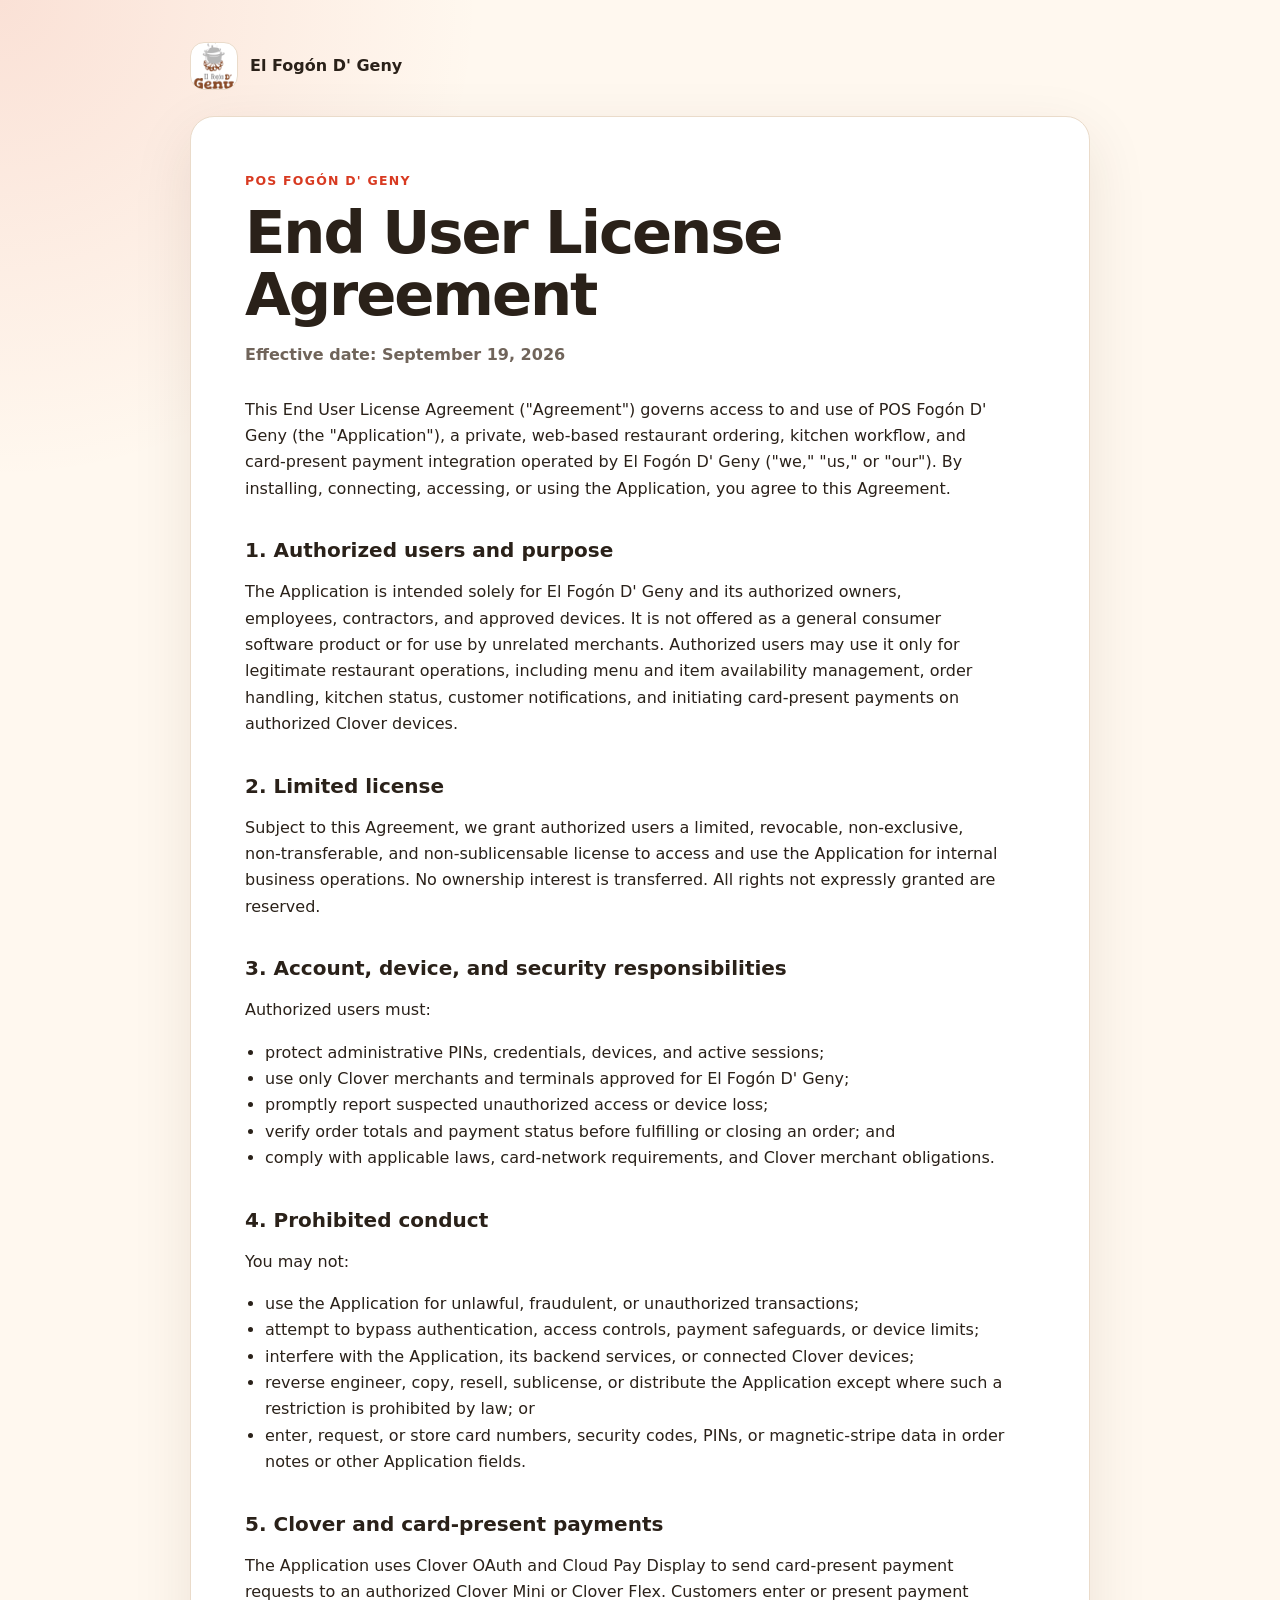
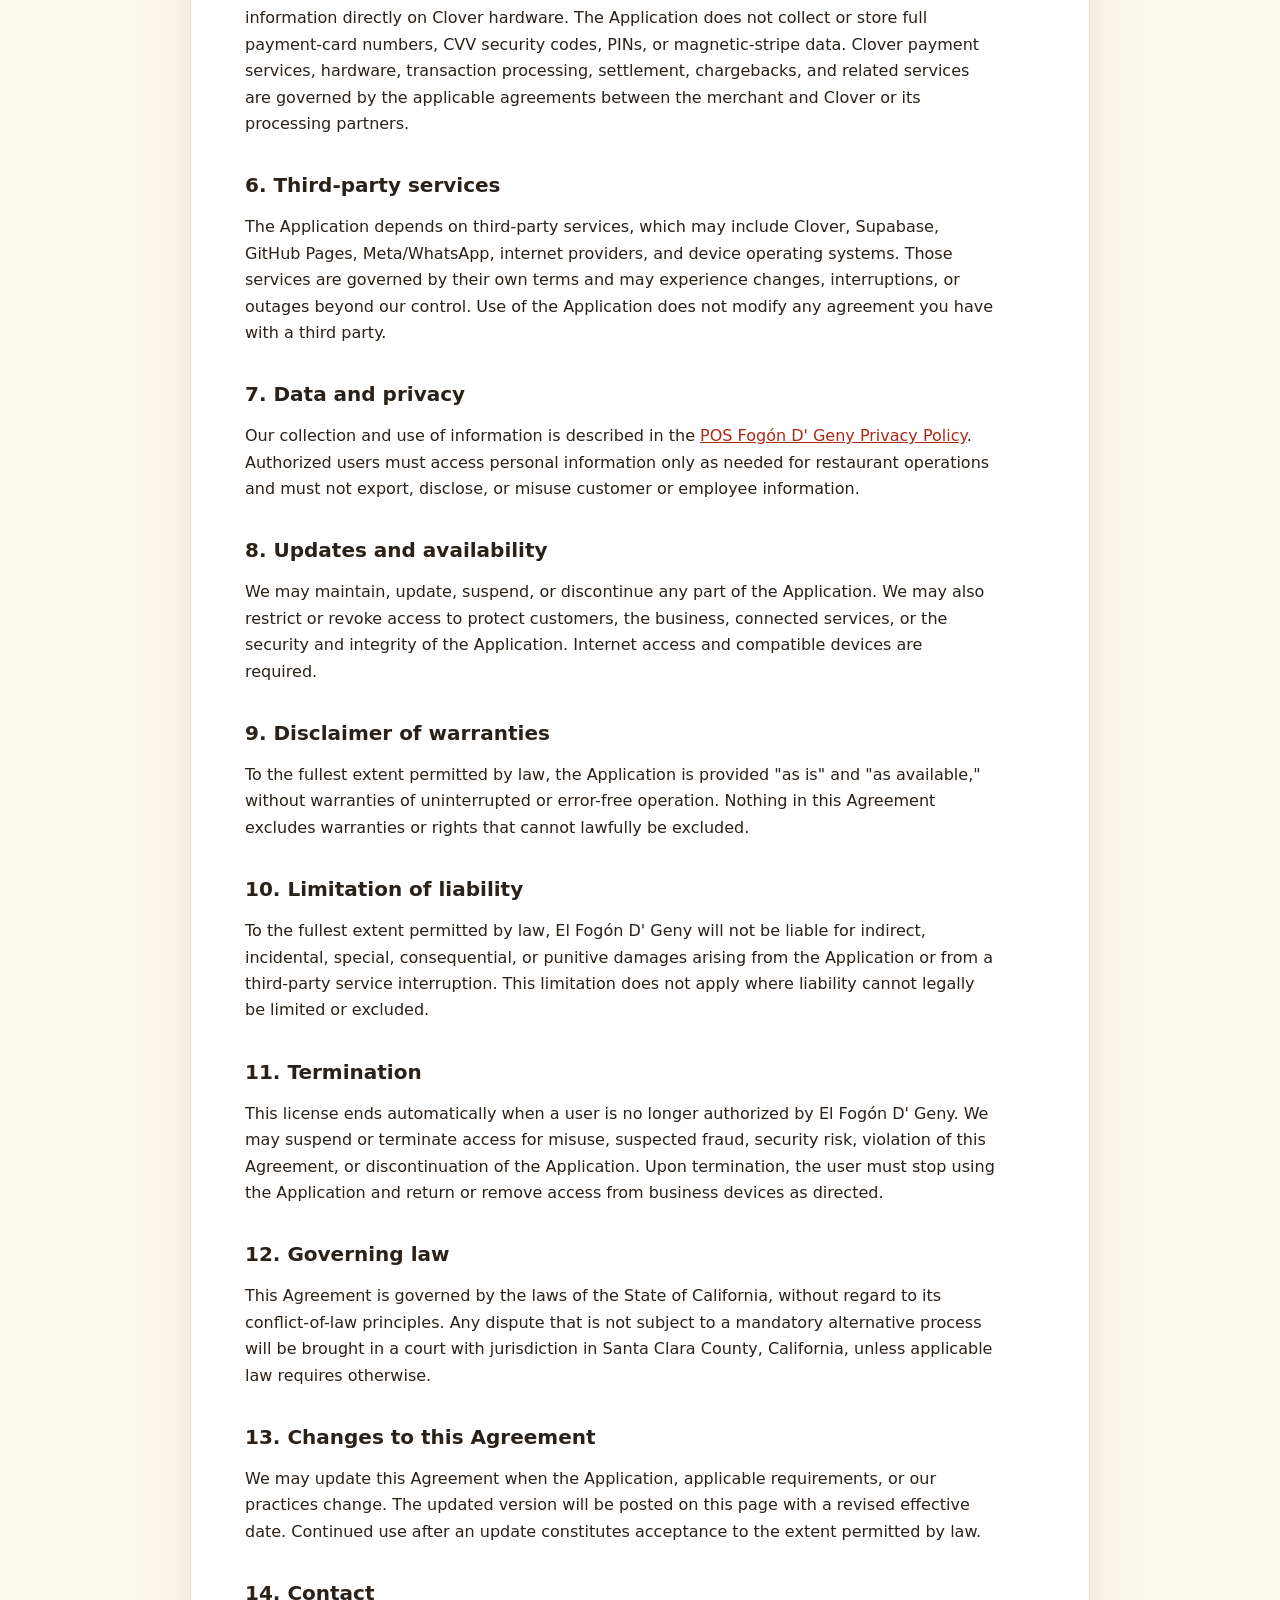
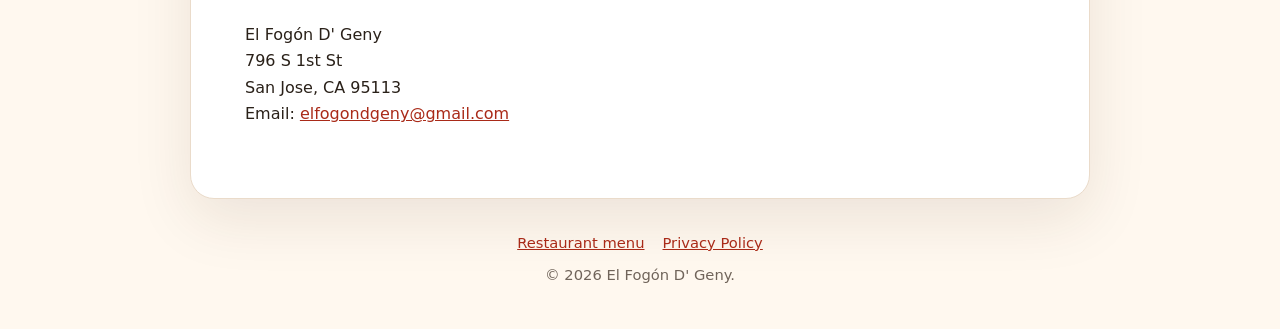
<file: eula.html>
<!doctype html>
<html lang="en">
<head>
  <meta charset="utf-8">
  <meta name="viewport" content="width=device-width, initial-scale=1">
  <meta name="theme-color" content="#fff8ef">
  <meta name="robots" content="index, follow">
  <title>End User License Agreement | POS Fogón D' Geny</title>
  <meta name="description" content="End User License Agreement for the private POS Fogón D' Geny restaurant ordering and Clover payment application.">
  <link rel="canonical" href="https://el-fongo-geny.github.io/el-fongon-dgeny/eula.html">
  <style>
    :root {
      color-scheme: light;
      font-family: Inter, ui-sans-serif, system-ui, -apple-system, BlinkMacSystemFont, "Segoe UI", sans-serif;
      --bg: #fff8ef;
      --surface: #ffffff;
      --ink: #2a2119;
      --muted: #70645a;
      --line: #eadbca;
      --accent: #d83a21;
      --accent-dark: #a92a18;
    }

    * { box-sizing: border-box; }

    body {
      margin: 0;
      min-height: 100vh;
      background:
        radial-gradient(circle at top left, rgba(216, 58, 33, 0.12), transparent 30rem),
        var(--bg);
      color: var(--ink);
      line-height: 1.65;
    }

    header,
    main,
    footer {
      width: min(900px, calc(100% - 32px));
      margin-inline: auto;
    }

    header { padding: 42px 0 18px; }

    .brand {
      display: inline-flex;
      align-items: center;
      gap: 12px;
      color: inherit;
      text-decoration: none;
      font-weight: 900;
    }

    .brand img {
      width: 48px;
      height: 48px;
      border-radius: 14px;
      object-fit: cover;
      background: var(--surface);
      border: 1px solid var(--line);
    }

    main {
      margin-bottom: 32px;
      padding: clamp(24px, 5vw, 54px);
      background: var(--surface);
      border: 1px solid var(--line);
      border-radius: 24px;
      box-shadow: 0 20px 60px rgba(64, 36, 19, 0.10);
    }

    h1 {
      margin: 0 0 8px;
      font-size: clamp(2rem, 6vw, 3.7rem);
      line-height: 1.05;
      letter-spacing: -0.035em;
    }

    h2 {
      margin: 36px 0 10px;
      font-size: 1.25rem;
      line-height: 1.25;
    }

    p, li { max-width: 74ch; }
    ul { padding-left: 1.25rem; }

    .eyebrow {
      margin: 0 0 10px;
      color: var(--accent);
      font-size: 0.78rem;
      font-weight: 900;
      letter-spacing: 0.1em;
      text-transform: uppercase;
    }

    .effective {
      margin-bottom: 28px;
      color: var(--muted);
      font-weight: 700;
    }

    a { color: var(--accent-dark); }

    footer {
      padding: 0 0 42px;
      color: var(--muted);
      font-size: 0.92rem;
      text-align: center;
    }

    .footer-links {
      display: flex;
      justify-content: center;
      gap: 18px;
      flex-wrap: wrap;
      margin-bottom: 8px;
    }

    @media print {
      body { background: #fff; }
      header { padding-top: 12px; }
      main { width: 100%; border: 0; box-shadow: none; padding: 0; }
      footer { width: 100%; }
    }
  </style>
</head>
<body>
  <header>
    <a class="brand" href="./" aria-label="Return to El Fogón D' Geny">
      <img src="assets/images/logo.png" alt="" onerror="this.hidden=true">
      <span>El Fogón D' Geny</span>
    </a>
  </header>

  <main>
    <p class="eyebrow">POS Fogón D' Geny</p>
    <h1>End User License Agreement</h1>
    <p class="effective">Effective date: September 19, 2026</p>

    <p>
      This End User License Agreement ("Agreement") governs access to and use of POS Fogón D' Geny
      (the "Application"), a private, web-based restaurant ordering, kitchen workflow, and
      card-present payment integration operated by El Fogón D' Geny ("we," "us," or "our"). By
      installing, connecting, accessing, or using the Application, you agree to this Agreement.
    </p>

    <h2>1. Authorized users and purpose</h2>
    <p>
      The Application is intended solely for El Fogón D' Geny and its authorized owners, employees,
      contractors, and approved devices. It is not offered as a general consumer software product or
      for use by unrelated merchants. Authorized users may use it only for legitimate restaurant
      operations, including menu and item availability management, order handling, kitchen status,
      customer notifications, and initiating card-present payments on authorized Clover devices.
    </p>

    <h2>2. Limited license</h2>
    <p>
      Subject to this Agreement, we grant authorized users a limited, revocable, non-exclusive,
      non-transferable, and non-sublicensable license to access and use the Application for internal
      business operations. No ownership interest is transferred. All rights not expressly granted
      are reserved.
    </p>

    <h2>3. Account, device, and security responsibilities</h2>
    <p>Authorized users must:</p>
    <ul>
      <li>protect administrative PINs, credentials, devices, and active sessions;</li>
      <li>use only Clover merchants and terminals approved for El Fogón D' Geny;</li>
      <li>promptly report suspected unauthorized access or device loss;</li>
      <li>verify order totals and payment status before fulfilling or closing an order; and</li>
      <li>comply with applicable laws, card-network requirements, and Clover merchant obligations.</li>
    </ul>

    <h2>4. Prohibited conduct</h2>
    <p>You may not:</p>
    <ul>
      <li>use the Application for unlawful, fraudulent, or unauthorized transactions;</li>
      <li>attempt to bypass authentication, access controls, payment safeguards, or device limits;</li>
      <li>interfere with the Application, its backend services, or connected Clover devices;</li>
      <li>reverse engineer, copy, resell, sublicense, or distribute the Application except where such a restriction is prohibited by law; or</li>
      <li>enter, request, or store card numbers, security codes, PINs, or magnetic-stripe data in order notes or other Application fields.</li>
    </ul>

    <h2>5. Clover and card-present payments</h2>
    <p>
      The Application uses Clover OAuth and Cloud Pay Display to send card-present payment requests
      to an authorized Clover Mini or Clover Flex. Customers enter or present payment information
      directly on Clover hardware. The Application does not collect or store full payment-card
      numbers, CVV security codes, PINs, or magnetic-stripe data. Clover payment services, hardware,
      transaction processing, settlement, chargebacks, and related services are governed by the
      applicable agreements between the merchant and Clover or its processing partners.
    </p>

    <h2>6. Third-party services</h2>
    <p>
      The Application depends on third-party services, which may include Clover, Supabase, GitHub
      Pages, Meta/WhatsApp, internet providers, and device operating systems. Those services are
      governed by their own terms and may experience changes, interruptions, or outages beyond our
      control. Use of the Application does not modify any agreement you have with a third party.
    </p>

    <h2>7. Data and privacy</h2>
    <p>
      Our collection and use of information is described in the
      <a href="privacy.html">POS Fogón D' Geny Privacy Policy</a>. Authorized users must access
      personal information only as needed for restaurant operations and must not export, disclose,
      or misuse customer or employee information.
    </p>

    <h2>8. Updates and availability</h2>
    <p>
      We may maintain, update, suspend, or discontinue any part of the Application. We may also
      restrict or revoke access to protect customers, the business, connected services, or the
      security and integrity of the Application. Internet access and compatible devices are required.
    </p>

    <h2>9. Disclaimer of warranties</h2>
    <p>
      To the fullest extent permitted by law, the Application is provided "as is" and "as
      available," without warranties of uninterrupted or error-free operation. Nothing in this
      Agreement excludes warranties or rights that cannot lawfully be excluded.
    </p>

    <h2>10. Limitation of liability</h2>
    <p>
      To the fullest extent permitted by law, El Fogón D' Geny will not be liable for indirect,
      incidental, special, consequential, or punitive damages arising from the Application or from a
      third-party service interruption. This limitation does not apply where liability cannot legally
      be limited or excluded.
    </p>

    <h2>11. Termination</h2>
    <p>
      This license ends automatically when a user is no longer authorized by El Fogón D' Geny. We
      may suspend or terminate access for misuse, suspected fraud, security risk, violation of this
      Agreement, or discontinuation of the Application. Upon termination, the user must stop using
      the Application and return or remove access from business devices as directed.
    </p>

    <h2>12. Governing law</h2>
    <p>
      This Agreement is governed by the laws of the State of California, without regard to its
      conflict-of-law principles. Any dispute that is not subject to a mandatory alternative process
      will be brought in a court with jurisdiction in Santa Clara County, California, unless
      applicable law requires otherwise.
    </p>

    <h2>13. Changes to this Agreement</h2>
    <p>
      We may update this Agreement when the Application, applicable requirements, or our practices
      change. The updated version will be posted on this page with a revised effective date.
      Continued use after an update constitutes acceptance to the extent permitted by law.
    </p>

    <h2>14. Contact</h2>
    <p>
      El Fogón D' Geny<br>
      796 S 1st St<br>
      San Jose, CA 95113<br>
      Email: <a href="mailto:elfogondgeny@gmail.com">elfogondgeny@gmail.com</a>
    </p>
  </main>

  <footer>
    <div class="footer-links">
      <a href="./">Restaurant menu</a>
      <a href="privacy.html">Privacy Policy</a>
    </div>
    <span>&copy; 2026 El Fogón D' Geny.</span>
  </footer>
</body>
</html>
</file>
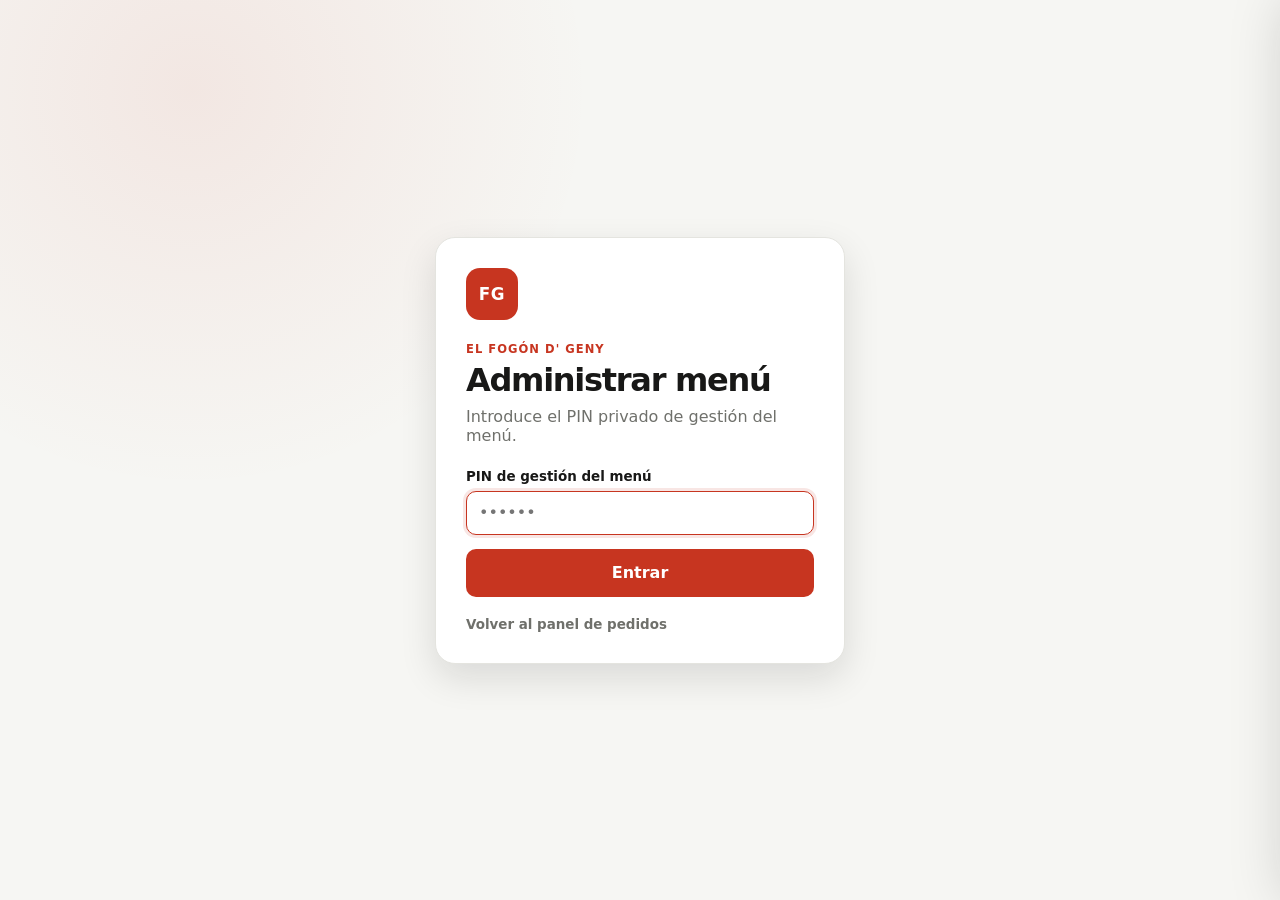
<file: menu-admin.html>
<!doctype html>
<html lang="es">
<head>
  <meta charset="utf-8">
  <meta name="robots" content="noindex, nofollow, noarchive">
  <meta name="viewport" content="width=device-width, initial-scale=1, viewport-fit=cover">
  <meta name="theme-color" content="#f6f6f3">
  <title>Gestor del menú | El Fogón D' Geny</title>
  <link rel="stylesheet" href="menu-admin.css?v=105-multi-clover">
</head>
<body>
  <main id="loginScreen" class="login-screen">
    <section class="login-card" aria-labelledby="loginTitle">
      <div class="brand-mark" aria-hidden="true">FG</div>
      <p class="eyebrow">El Fogón D' Geny</p>
      <h1 id="loginTitle">Administrar menú</h1>
      <p class="login-copy">Introduce el PIN privado de gestión del menú.</p>
      <form id="loginForm" class="login-form">
        <label class="field">
          <span>PIN de gestión del menú</span>
          <input id="pinInput" type="password" inputmode="numeric" autocomplete="off" placeholder="••••••" required>
        </label>
        <button id="loginButton" class="button button-primary button-large" type="submit">Entrar</button>
        <p id="loginError" class="form-error" hidden></p>
      </form>
      <a class="quiet-link" href="admin.html">Volver al panel de pedidos</a>
    </section>
  </main>

  <div id="appShell" class="app-shell" hidden>
    <aside class="sidebar">
      <div class="sidebar-brand">
        <div class="brand-mark brand-mark-small" aria-hidden="true">FG</div>
        <div><strong>El Fogón D' Geny</strong><span>Administración</span></div>
      </div>

      <nav class="sidebar-nav" aria-label="Secciones">
        <button class="nav-item active" type="button" data-view="products">
          <svg viewBox="0 0 24 24" aria-hidden="true"><path d="M4 5h16v14H4zM8 9h8M8 13h5"/></svg>
          <span>Productos</span>
        </button>
        <button class="nav-item" type="button" data-view="categories">
          <svg viewBox="0 0 24 24" aria-hidden="true"><path d="M4 4h6v6H4zM14 4h6v6h-6zM4 14h6v6H4zM14 14h6v6h-6z"/></svg>
          <span>Categorías</span>
        </button>
        <button class="nav-item" type="button" data-view="availability-items">
          <svg viewBox="0 0 24 24" aria-hidden="true"><path d="M5 6h14M5 12h14M5 18h14M8 4v4M16 10v4M11 16v4"/></svg>
          <span>Inventario</span>
        </button>
        <button class="nav-item" type="button" data-view="business">
          <svg viewBox="0 0 24 24" aria-hidden="true"><path d="M4 10h16M6 10v10h12V10M8 10V6h8v4M9 14h6M9 17h4"/></svg>
          <span>Datos del menú</span>
        </button>
        <button class="nav-item" type="button" data-view="security">
          <svg viewBox="0 0 24 24" aria-hidden="true"><path d="M12 3l7 3v5c0 4.6-2.8 8.2-7 10-4.2-1.8-7-5.4-7-10V6l7-3zM9 12l2 2 4-4"/></svg>
          <span>Seguridad</span>
        </button>
      </nav>

      <div class="sidebar-footer">
        <a class="sidebar-link" href="admin.html">
          <svg viewBox="0 0 24 24" aria-hidden="true"><path d="M9 18l-6-6 6-6M3 12h14M17 5h4v14h-4"/></svg>
          <span>Pedidos y cocina</span>
        </a>
        <button id="logoutButton" class="sidebar-link" type="button">
          <svg viewBox="0 0 24 24" aria-hidden="true"><path d="M15 18l6-6-6-6M21 12H7M7 5H3v14h4"/></svg>
          <span>Cerrar sesión</span>
        </button>
      </div>
    </aside>

    <main class="workspace">
      <header class="topbar">
        <button id="mobileMenuButton" class="icon-button mobile-menu-button" type="button" aria-label="Abrir navegación">
          <svg viewBox="0 0 24 24" aria-hidden="true"><path d="M4 7h16M4 12h16M4 17h16"/></svg>
        </button>
        <div class="topbar-title">
          <p class="eyebrow">Administración del negocio</p>
          <h1 id="pageTitle">Productos</h1>
        </div>
        <div class="topbar-actions">
          <span id="syncStatus" class="sync-status"><span class="sync-dot"></span><span>Todo guardado</span></span>
          <button id="refreshButton" class="button button-secondary" type="button">Actualizar</button>
          <button id="addProductButton" class="button button-primary" type="button">Nuevo producto</button>
        </div>
      </header>

      <div id="toastRegion" class="toast-region" aria-live="polite" aria-atomic="true"></div>

      <section id="productsView" class="view">
        <div class="summary-grid">
          <article class="summary-card"><span>Total de productos</span><strong id="totalProducts">0</strong></article>
          <article class="summary-card"><span>Visibles</span><strong id="visibleProducts">0</strong></article>
          <article class="summary-card"><span>Ocultos</span><strong id="hiddenProducts">0</strong></article>
        </div>

        <section class="content-card">
          <div class="toolbar">
            <label class="search-box" for="productSearch">
              <svg viewBox="0 0 24 24" aria-hidden="true"><circle cx="11" cy="11" r="7"/><path d="M20 20l-4-4"/></svg>
              <input id="productSearch" type="search" placeholder="Buscar por nombre o descripción…">
            </label>
            <select id="categoryFilter" class="select-control" aria-label="Filtrar por categoría">
              <option value="all">Todas las categorías</option>
            </select>
            <select id="statusFilter" class="select-control" aria-label="Filtrar por estado">
              <option value="all">Todos los estados</option>
              <option value="visible">Visibles</option>
              <option value="hidden">Ocultos</option>
              <option value="inactive">Inactivos</option>
            </select>
            <button id="clearFiltersButton" class="button button-quiet" type="button">Limpiar filtros</button>
          </div>

          <div class="table-wrap">
            <table class="data-table">
              <thead>
                <tr><th>Producto</th><th>Categoría</th><th>Precio</th><th>Estado</th><th class="align-right">Acciones</th></tr>
              </thead>
              <tbody id="productTableBody"></tbody>
            </table>
          </div>

          <div id="productEmptyState" class="empty-state" hidden>
            <div class="empty-icon" aria-hidden="true">⌕</div>
            <h2>No encontramos productos</h2>
            <p>Cambia los filtros o crea un producto nuevo.</p>
            <button class="button button-primary" type="button" data-create-product>Crear producto</button>
          </div>
        </section>
      </section>

      <section id="categoriesView" class="view" hidden>
        <section class="content-card">
          <div class="section-heading">
            <div>
              <p class="eyebrow">Organización</p>
              <h2>Categorías del menú</h2>
              <p>Edita nombres, orden y estado.</p>
            </div>
          </div>
          <div id="categoryList" class="category-list"></div>
        </section>
      </section>

      <section id="availabilityItemsView" class="view" hidden>
        <section class="content-card">
          <div class="section-heading management-heading">
            <div>
              <p class="eyebrow">Inventario</p>
              <h2>Artículos del inventario</h2>
              <p>Añade, modifica, ordena o elimina los elementos que aparecen en Inventario.</p>
            </div>
            <button id="newAvailabilityItemButton" class="button button-primary" type="button">Nuevo artículo</button>
          </div>

          <form id="availabilityItemForm" class="management-form" hidden>
            <input id="availabilityItemOriginalId" type="hidden">
            <div class="form-grid">
              <label class="field">
                <span>Nombre en español *</span>
                <input id="availabilityItemNameEs" type="text" maxlength="160" required>
              </label>
              
              <label class="field"><span>Grupo</span><select id="availabilityItemGroupSelect"></select></label>
<label id="availabilityNewGroupField" class="field" hidden><span>Nombre del nuevo grupo</span><input id="availabilityItemNewGroup" type="text" maxlength="100" placeholder="Ejemplo: Bebidas"></label>
              <label class="field">
                <span>Orden</span>
                <input id="availabilityItemSort" type="number" min="0" step="1" value="0">
              </label>
            </div>
            <label class="switch-row modal-switch">
              <span><strong>Artículo activo</strong><small>Si está inactivo no aparecerá en Inventario.</small></span>
              <input id="availabilityItemActive" type="checkbox" checked>
              <span class="switch-control" aria-hidden="true"></span>
            </label>
            <div class="management-form-actions">
              <button id="cancelAvailabilityItemButton" class="button button-secondary" type="button">Cancelar</button>
              <button class="button button-primary" type="submit">Guardar elemento</button>
            </div>
          </form>

          <label class="search-box management-search" for="availabilityItemSearch">
            <svg viewBox="0 0 24 24" aria-hidden="true"><circle cx="11" cy="11" r="7"/><path d="M20 20l-4-4"/></svg>
            <input id="availabilityItemSearch" type="search" placeholder="Buscar artículo del inventario…">
          </label>

          <div id="availabilityItemsList" class="management-list"></div>
        </section>
      </section>

      <section id="businessView" class="view" hidden>
        <section class="content-card">
          <div class="section-heading">
            <div>
              <p class="eyebrow">Menú público</p>
              <h2>Información del negocio y textos</h2>
              <p>Cambia el título del menú y los datos informativos que aparecen al final de la página.</p>
            </div>
          </div>

          <form id="businessSettingsForm" class="business-settings-form">

<section class="tax-settings-card" aria-labelledby="taxSettingsTitle">
              <div class="tax-settings-copy">
                <p class="eyebrow">Impuestos de venta</p>
                <h3 id="taxSettingsTitle">Impuestos del pedido web</h3>
                <p>Actívalos cuando este menú deba calcular el impuesto. Déjalos desactivados cuando Clover vaya a calcularlo al cobrar, para evitar duplicarlo.</p>
              </div>

              <label class="switch-row tax-master-switch">
                <span>
                  <strong>Aplicar impuestos en el menú web</strong>
                  <small id="taxEnabledStatus">Desactivado</small>
                </span>
                <input id="businessTaxEnabled" type="checkbox">
                <span class="switch-control" aria-hidden="true"></span>
              </label>

              <div id="taxRateFields" class="tax-rate-fields" hidden>
                <label class="field">
                  <span>Tasa de impuesto (%)</span>
                  <input id="businessTaxRate" type="number" min="0" max="20" step="0.001" inputmode="decimal" value="10.000">
                  <small>San José: 10.000% desde el 1 de julio de 2026.</small>
                </label>

                <label class="switch-row">
                  <span>
                    <strong>Aplicar solo a productos marcados como gravables</strong>
                    <small>Respeta el interruptor “Aplicar impuestos” de cada producto.</small>
                  </span>
                  <input id="businessTaxOnlyTaxable" type="checkbox" checked>
                  <span class="switch-control" aria-hidden="true"></span>
                </label>
              </div>
            </section>


            <section class="business-language-card" aria-labelledby="businessTranslationsTitle">
              <div class="section-heading compact-heading">
                <div>
                  <p class="eyebrow">Textos del menú</p>
                  <h3 id="businessTranslationsTitle">Contenido por idioma</h3>
                  <p>
                    Edita Español e Inglés por separado. El menú público mostrará automáticamente
                    el texto correspondiente al idioma elegido por el cliente.
                  </p>
                </div>
              </div>

              <div class="business-language-tabs" role="tablist" aria-label="Idioma de los textos">
                <button class="business-language-tab active" type="button" data-business-language="es" aria-selected="true">Español</button>
                <button class="business-language-tab" type="button" data-business-language="en" aria-selected="false">English</button>
              </div>

              <div class="business-language-panel" data-business-language-panel="es">
                <div class="form-grid">
                  <label class="field">
                    <span>Título principal</span>
                    <input id="businessMenuTitleEs" type="text" maxlength="120" placeholder="Haz tu pedido">
                  </label>
                  <label class="field">
                    <span>Subtítulo</span>
                    <input id="businessMenuSubtitleEs" type="text" maxlength="220">
                  </label>
                </div>

                <div class="form-grid form-grid-textarea">
                  <label class="field">
                    <span>Título inferior</span>
                    <input id="businessFooterTitleEs" type="text" maxlength="220">
                  </label>
                  <label class="field">
                    <span>Dirección</span>
                    <input id="businessAddressEs" type="text" maxlength="260">
                  </label>
                  <label class="field">
                    <span>Primer texto informativo</span>
                    <textarea id="businessFooterParagraph1Es" rows="4" maxlength="1600"></textarea>
                  </label>
                  <label class="field">
                    <span>Segundo texto informativo</span>
                    <textarea id="businessFooterParagraph2Es" rows="4" maxlength="1600"></textarea>
                  </label>
                </div>

                <label class="field">
                  <span>Texto del enlace de ubicación</span>
                  <input id="businessMapsLabelEs" type="text" maxlength="160">
                </label>
              </div>

              <div class="business-language-panel" data-business-language-panel="en" hidden>
                <div class="form-grid">
                  <label class="field">
                    <span>Main title</span>
                    <input id="businessMenuTitleEn" type="text" maxlength="120" placeholder="Order here">
                  </label>
                  <label class="field">
                    <span>Subtitle</span>
                    <input id="businessMenuSubtitleEn" type="text" maxlength="220">
                  </label>
                </div>

                <div class="form-grid form-grid-textarea">
                  <label class="field">
                    <span>Footer title</span>
                    <input id="businessFooterTitleEn" type="text" maxlength="220">
                  </label>
                  <label class="field">
                    <span>Address</span>
                    <input id="businessAddressEn" type="text" maxlength="260">
                  </label>
                  <label class="field">
                    <span>First information text</span>
                    <textarea id="businessFooterParagraph1En" rows="4" maxlength="1600"></textarea>
                  </label>
                  <label class="field">
                    <span>Second information text</span>
                    <textarea id="businessFooterParagraph2En" rows="4" maxlength="1600"></textarea>
                  </label>
                </div>

                <label class="field">
                  <span>Location link text</span>
                  <input id="businessMapsLabelEn" type="text" maxlength="160">
                </label>
              </div>

              <label class="field">
                <span>Enlace de Google Maps</span>
                <input id="businessMapsUrl" type="url" maxlength="1200">
                <small>La URL es la misma en todos los idiomas.</small>
              </label>
            </section>

            
            <section class="kiosk-settings-card" aria-labelledby="kioskSettingsTitle">
              <div class="kiosk-settings-copy">
                <p class="eyebrow">Cobros y kioscos</p>
                <h3 id="kioskSettingsTitle">Flujo de pago y kioscos</h3>
                <p>
                  El modo kiosco cobra con el Clover Flex asignado a cada pantalla antes de enviar el pedido a Cocina.
                  Puedes añadir nuevas pantallas sin editar SQL ni introducir datos técnicos de Clover.
                </p>
              </div>

              <label class="field">
                <span>Modo de cobro</span>
                <select id="businessCheckoutMode">
                  <option value="pay_before_kitchen">Kiosco: pagar antes de Cocina</option>
                  <option value="pay_at_counter">Respaldo: cobrar después en mostrador</option>
                </select>
              </label>

              <section class="employee-clover-card" aria-labelledby="employeeCloverTitle">
                <div class="employee-clover-toolbar">
                  <div class="employee-clover-copy">
                    <span class="eyebrow">Panel del empleado</span>
                    <h4 id="employeeCloverTitle">Clover del botón “Cobrar con Clover”</h4>
                    <p>
                      Estos dispositivos son independientes de los Clover asignados a los kioscos.
                      Si hay más de uno activo, el empleado podrá elegirlo antes de cobrar.
                    </p>
                  </div>
                  <button id="addEmployeeCloverButton" class="button button-primary" type="button">
                    + Añadir dispositivo Clover
                  </button>
                </div>

                <div id="employeeCloverTerminalsList" class="employee-clover-terminals-list"></div>

                <div id="employeeCloverForm" class="employee-clover-form">
                  <div class="employee-clover-editor-title">
                    <strong id="employeeCloverEditorTitle">Editar Clover de caja</strong>
                    <span id="employeeCloverDefaultBadge" class="employee-clover-default-badge">Predeterminado</span>
                  </div>

                  <input id="employeeCloverTerminalId" type="hidden" value="employee-counter">

                  <label class="field">
                    <span>Nombre del dispositivo</span>
                    <input
                      id="employeeCloverDisplayName"
                      type="text"
                      maxlength="80"
                      autocomplete="off"
                      placeholder="Ej. Clover mostrador principal"
                    >
                    <small>Este nombre aparecerá al empleado al pulsar “Cobrar con Clover”.</small>
                  </label>

                  <label class="field">
                    <span>Serial / Device ID del Clover</span>
                    <input
                      id="employeeCloverDeviceId"
                      type="text"
                      maxlength="64"
                      autocomplete="off"
                      placeholder="Ej. C012UQ12345678"
                    >
                    <small>
                      Es el serial físico del dispositivo Clover que recibirá el cobro.
                    </small>
                  </label>

                  <label class="switch-row employee-clover-switch">
                    <span>
                      <strong>Permitir cobros en este dispositivo</strong>
                      <small>Los dispositivos desactivados no aparecen al pulsar “Cobrar con Clover”.</small>
                    </span>
                    <input id="employeeCloverEnabled" type="checkbox">
                    <span class="switch-control" aria-hidden="true"></span>
                  </label>

                  <div class="employee-clover-footer">
                    <span id="employeeCloverStatus" class="employee-clover-status" role="status">
                      Cargando dispositivos…
                    </span>
                    <div class="employee-clover-editor-actions">
                      <button id="cancelEmployeeCloverButton" class="button button-secondary" type="button" hidden>
                        Cancelar
                      </button>
                      <button
                        id="saveEmployeeCloverButton"
                        class="button button-primary"
                        type="button"
                      >
                        Guardar dispositivo
                      </button>
                    </div>
                  </div>
                </div>
              </section>

              <div id="kioskConnectionFields" class="kiosk-connection-fields">
                <div class="kiosk-manager-toolbar">
                  <div>
                    <strong>Kioscos configurados</strong>
                    <p>Cada pantalla queda asociada a su propio Clover Flex y a sus formas de pago.</p>
                  </div>
                  <button id="addKioskButton" class="button button-primary" type="button">
                    + Añadir kiosco
                  </button>
                </div>

                <div id="kioskManagerStatus" class="kiosk-manager-status" role="status" aria-live="polite">
                  Cargando kioscos…
                </div>

                <div id="kioskDevicesList" class="kiosk-devices-list"></div>

                <label class="field kiosk-default-field">
                  <span>Kiosco predeterminado</span>
                  <select id="businessKioskId">
                    <option value="kiosk-01">kiosk-01</option>
                  </select>
                  <small>
                    Solo se utiliza cuando la URL no contiene <code>?kiosk=...</code>.
                    Cada pantalla instalada debe usar su URL propia.
                  </small>
                </label>

                <input id="businessKioskPaymentFunction" type="hidden" value="clover-kiosk-payment">

                <label class="switch-row">
                  <span>
                    <strong>Permitir efectivo como respaldo general</strong>
                    <small>Los kioscos pueden tener además su propia configuración de Tarjeta/Efectivo.</small>
                  </span>
                  <input id="businessAllowCashBackup" type="checkbox">
                  <span class="switch-control" aria-hidden="true"></span>
                </label>

                <div class="kiosk-status-box">
                  <span>Servicio de pago Clover</span>
                  <strong id="kioskPaymentServiceStatus">Sin comprobar</strong>
                  <button id="testKioskPaymentServiceButton" class="button button-secondary" type="button">
                    Comprobar servicio
                  </button>
                </div>

                <div class="kiosk-security-note">
                  <strong>Configuración protegida</strong>
                  <p>
                    RAID y Merchant ID no se muestran ni se envían al navegador. Supabase los aplica
                    automáticamente cuando se registra un nuevo Clover Flex.
                  </p>
                </div>
              </div>
            </section>

            <div class="business-settings-actions">
              <button id="resetBusinessSettingsButton" class="button button-secondary" type="button">Restaurar formulario</button>
              <button class="button button-primary" type="submit">Guardar información</button>
            </div>
          </form>
        </section>
      </section>

      <section id="securityView" class="view" hidden>
        <section class="content-card security-settings-card">
          <div class="section-heading">
            <div>
              <p class="eyebrow">Accesos</p>
              <h2>Seguridad</h2>
              <p>
                Cambia las contraseñas del panel de pedidos y de la gestión del menú.
                Las contraseñas originales permanecen guardadas en Supabase Secrets y
                pueden restaurarse en cualquier momento.
              </p>
            </div>
          </div>

          <div class="security-grid">
            <article class="security-access-card">
              <div class="security-access-heading">
                <div>
                  <span class="security-access-kicker">Panel de pedidos</span>
                  <h3>Contraseña del Admin Panel</h3>
                  <p>Es la contraseña utilizada para entrar a pedidos, cocina, cobros e inventario.</p>
                </div>
                <span id="adminPanelPinStatus" class="security-status-pill">Comprobando…</span>
              </div>

              <form id="adminPanelPinForm" class="security-pin-form">
                <label class="field">
                  <span>Nueva contraseña</span>
                  <input id="adminPanelNewPin" type="password" minlength="4" maxlength="64" autocomplete="new-password" required>
                </label>
                <label class="field">
                  <span>Confirmar nueva contraseña</span>
                  <input id="adminPanelConfirmPin" type="password" minlength="4" maxlength="64" autocomplete="new-password" required>
                </label>
                <div class="security-form-actions">
                  <button class="button button-primary" type="submit">Cambiar contraseña</button>
                  <button id="restoreAdminPanelPinButton" class="button button-secondary security-danger-button" type="button">
                    Restaurar contraseña original
                  </button>
                </div>
              </form>
            </article>

            <article class="security-access-card">
              <div class="security-access-heading">
                <div>
                  <span class="security-access-kicker">Gestión del menú</span>
                  <h3>Contraseña del Admin Menu</h3>
                  <p>Es la contraseña utilizada para entrar a esta página de gestión.</p>
                </div>
                <span id="menuAdminPinStatus" class="security-status-pill">Comprobando…</span>
              </div>

              <form id="menuAdminPinForm" class="security-pin-form">
                <label class="field">
                  <span>Nueva contraseña</span>
                  <input id="menuAdminNewPin" type="password" minlength="4" maxlength="64" autocomplete="new-password" required>
                </label>
                <label class="field">
                  <span>Confirmar nueva contraseña</span>
                  <input id="menuAdminConfirmPin" type="password" minlength="4" maxlength="64" autocomplete="new-password" required>
                </label>
                <div class="security-form-actions">
                  <button class="button button-primary" type="submit">Cambiar contraseña</button>
                  <button id="restoreMenuAdminPinButton" class="button button-secondary security-danger-button" type="button">
                    Restaurar contraseña original
                  </button>
                </div>
              </form>
            </article>
          </div>

          <div class="security-note">
            <strong>Importante:</strong>
            restaurar no muestra ni envía la contraseña original al navegador.
            Simplemente elimina la contraseña personalizada y vuelve a usar
            <code>ADMIN_PIN</code> o <code>MENU_ADMIN_PIN</code> guardados en Supabase.
          </div>
        </section>
      </section>
    </main>

    
    
    <div id="kioskPairingModal" class="modal" hidden>
      <div class="modal-backdrop" data-close-kiosk-pairing></div>
      <section class="modal-card kiosk-pairing-card" role="dialog" aria-modal="true" aria-labelledby="kioskPairingTitle">
        <div class="modal-heading">
          <div>
            <p class="eyebrow">Seguridad del dispositivo</p>
            <h2 id="kioskPairingTitle">Vincular kiosco</h2>
            <p>Introduce este código una sola vez en la pantalla Android.</p>
          </div>
          <button class="icon-button" type="button" data-close-kiosk-pairing aria-label="Cerrar">×</button>
        </div>

        <div class="kiosk-pairing-code" id="kioskPairingCode">--------</div>
        <p id="kioskPairingExpires">Caduca en 10 minutos.</p>

        <div class="security-note">
          El código es temporal y de un solo uso. La credencial permanente se genera
          dentro del dispositivo y nunca se guarda en GitHub.
        </div>

        <button class="button button-primary" type="button" data-close-kiosk-pairing>Entendido</button>
      </section>
    </div>

<div id="kioskEditorModal" class="modal" hidden>
      <div class="modal-backdrop" data-close-kiosk-editor></div>
      <section class="modal-card kiosk-editor-modal-card" role="dialog" aria-modal="true" aria-labelledby="kioskEditorTitle">
        <div class="modal-heading">
          <div>
            <p class="eyebrow">Pantalla y cobro</p>
            <h2 id="kioskEditorTitle">Añadir kiosco</h2>
            <p id="kioskEditorSubtitle">Asocia una pantalla Android a un Clover Flex.</p>
          </div>
          <button class="icon-button" type="button" data-close-kiosk-editor aria-label="Cerrar">×</button>
        </div>

        <form id="kioskEditorForm" class="kiosk-editor-form">
          <input id="kioskEditorId" type="hidden">

          <label class="field">
            <span>Nombre de la pantalla *</span>
            <input id="kioskDisplayName" type="text" maxlength="120" required placeholder="Ejemplo: Kiosco entrada">
            <small>Un nombre fácil de reconocer por el personal.</small>
          </label>

          <label class="field">
            <span>Serial del Clover Flex</span>
            <input id="kioskCloverSerial" type="text" maxlength="160" autocomplete="off" placeholder="Serial del dispositivo Clover Flex">
            <small>Solo es obligatorio si este kiosco acepta tarjeta.</small>
          </label>

          <fieldset class="kiosk-payment-methods">
            <legend>Formas de pago</legend>

            <label class="kiosk-payment-option">
              <input id="kioskAllowCard" type="checkbox" checked>
              <span>
                <strong>Tarjeta en Clover Flex</strong>
                <small>El pedido entra a Cocina solo cuando Clover confirma el pago.</small>
              </span>
            </label>

            <label class="kiosk-payment-option">
              <input id="kioskAllowCash" type="checkbox" checked>
              <span>
                <strong>Efectivo en ventanilla</strong>
                <small>El pedido entra a Cocina y se cobra en el mostrador.</small>
              </span>
            </label>
          </fieldset>

          <label class="switch-row">
            <span>
              <strong>Kiosco activo</strong>
              <small>Desactívalo temporalmente sin borrar su configuración.</small>
            </span>
            <input id="kioskEnabled" type="checkbox" checked>
            <span class="switch-control" aria-hidden="true"></span>
          </label>

          <div class="kiosk-editor-technical" id="kioskGeneratedInfo" hidden>
            <span>Identificador generado</span>
            <strong id="kioskGeneratedId">—</strong>
          </div>

          <div id="kioskEditorQuickActions" class="kiosk-editor-quick-actions" hidden>
            <button id="kioskEditorQrButton" class="button button-secondary" type="button">
              Generar QR de la URL del kiosco
            </button>
            <button id="kioskEditorCopyUrlButton" class="button button-secondary" type="button">
              Copiar URL
            </button>
          </div>

          <div class="management-form-actions kiosk-editor-actions">
            <button id="deleteKioskButton" class="button button-secondary kiosk-delete-button" type="button" hidden>Eliminar kiosco</button>
            <span class="kiosk-editor-action-spacer"></span>
            <button class="button button-secondary" type="button" data-close-kiosk-editor>Cancelar</button>
            <button id="saveKioskButton" class="button button-primary" type="submit">Guardar kiosco</button>
          </div>
        </form>
      </section>
    </div>

<div id="mobileSidebarBackdrop" class="mobile-sidebar-backdrop" hidden></div>
  </div>

  <div id="drawerBackdrop" class="drawer-backdrop" hidden></div>

  <aside id="productDrawer" class="editor-drawer" aria-hidden="true" aria-labelledby="drawerTitle">
    <form id="productForm" class="drawer-form">
      <header class="drawer-header">
        <div>
          <p id="drawerEyebrow" class="eyebrow">Editar producto</p>
          <h2 id="drawerTitle">Producto</h2>
        </div>
        <button id="closeDrawerButton" class="icon-button" type="button" aria-label="Cerrar editor">
          <svg viewBox="0 0 24 24" aria-hidden="true"><path d="M6 6l12 12M18 6L6 18"/></svg>
        </button>
      </header>

      <div class="drawer-body">
        <input id="productId" type="hidden">

        <section class="editor-section image-editor-section">
          <div class="editor-section-heading image-heading">
            <span class="section-number">0</span>
            <div>
              <h3>Imagen del artículo <small class="image-editor-version">EDITOR DE ENCUADRE V6</small></h3>
              <p>Admite fotos verticales, cuadradas u horizontales. Tú decides el encuadre antes de subirla.</p>
            </div>
          </div>

          <div class="image-editor">
            <button id="imagePickerButton" class="image-preview image-preview-button" type="button" aria-label="Elegir una imagen">
              <img id="imagePreview" alt="Vista previa del producto" hidden>
              <div id="imagePlaceholder" class="image-placeholder">
                <svg viewBox="0 0 24 24" aria-hidden="true"><path d="M4 5h16v14H4zM8 13l3-3 5 5 2-2 2 2M9 9h.01"/></svg>
                <span>Sin imagen</span>
              </div>
              <span class="image-upload-overlay" aria-hidden="true">
                <svg viewBox="0 0 24 24"><path d="M12 16V4M7 9l5-5 5 5M5 20h14"/></svg>
              </span>
            </button>

            <div class="image-upload-panel field-grow">
              <input id="imageFile" type="file" accept="image/*" hidden>

              <div class="image-upload-actions">
                <button id="chooseImageButton" class="button button-primary image-upload-button" type="button">
                  <svg viewBox="0 0 24 24" aria-hidden="true"><path d="M12 16V4M7 9l5-5 5 5M5 20h14"/></svg>
                  <span>Cambiar / subir imagen</span>
                </button>
                <button id="editImageButton" class="button button-secondary" type="button" hidden>Editar encuadre</button>
                <button id="removeImageButton" class="button button-secondary" type="button" hidden>Quitar imagen</button>
              </div>

              <p id="imageUploadStatus" class="image-upload-status" aria-live="polite">
                Selecciona una foto y se abrirá el editor. El archivo final se adapta automáticamente al formato del menú.
              </p>

              <details class="image-url-details">
                <summary>Usar una ruta o URL manual</summary>
                <label class="field">
                  <span>Ruta o URL de la imagen</span>
                  <input id="imageUrl" type="text" placeholder="assets/images/plato.png o https://…">
                  <small>También puedes pegar una URL pública. La imagen subida se guarda automáticamente en Supabase Storage.</small>
                </label>
              </details>
            </div>
          </div>
        </section>

        <section class="editor-section">
          <div class="editor-section-heading">
            <span class="section-number">1</span>
            <div><h3>Información principal</h3><p>Datos que verá el cliente.</p></div>
          </div>

          <div class="form-grid">
            <label class="field"><span>Nombre en español *</span><input id="nameEs" type="text" maxlength="160" required></label>
            <label class="field"><span>Nombre en inglés</span><input id="nameEn" type="text" maxlength="160"></label>
            <label class="field">
              <span>Precio base *</span>
              <div class="money-field"><span>$</span><input id="basePrice" type="number" min="0" step="0.01" inputmode="decimal" required></div>
            </label>
            <label class="field"><span>Categoría *</span><select id="productCategory" required></select></label>
          </div>

          <div class="form-grid form-grid-textarea">
            <label class="field"><span>Descripción en español</span><textarea id="descriptionEs" rows="4" maxlength="2000"></textarea></label>
            <label class="field"><span>Descripción en inglés</span><textarea id="descriptionEn" rows="4" maxlength="2000"></textarea></label>
          </div>
        </section>

        <section class="editor-section">
          <div class="editor-section-heading">
            <span class="section-number">2</span>
            <div><h3>Estado</h3><p>Controla cómo aparece en el menú.</p></div>
          </div>

          <div class="switch-list">
            <label class="switch-row"><span><strong>Visible en el menú</strong><small>Los clientes pueden encontrarlo.</small></span><input id="visible" type="checkbox"><span class="switch-control" aria-hidden="true"></span></label>
            <label class="switch-row"><span><strong>Producto activo</strong><small>Permite seguir trabajando con este registro.</small></span><input id="active" type="checkbox"><span class="switch-control" aria-hidden="true"></span></label>
            <label class="switch-row"><span><strong>Aplicar impuestos</strong><small>Incluye el producto en el cálculo del tax.</small></span><input id="taxable" type="checkbox"><span class="switch-control" aria-hidden="true"></span></label>
          </div>

          <label class="field compact-field"><span>Orden dentro de la categoría</span><input id="sortOrder" type="number" min="0" step="1" inputmode="numeric"></label>
        </section>

        <section class="editor-section">
          <div class="editor-section-heading option-editor-heading">
            <span class="section-number">3</span>
            <div>
              <h3>Subopciones del artículo</h3>
              <p>Crea grupos como “Elige proteína”, “Tamaño” o “Ensalada” y decide si son obligatorios.</p>
            </div>
            <button id="addOptionGroupButton" class="button button-secondary option-add-group" type="button">
              + Añadir grupo
            </button>
          </div>

          <div id="optionSummary" class="option-summary"></div>

          <div id="optionGroupsEditor" class="option-groups-editor"></div>

          <div id="optionGroupsEmpty" class="option-groups-empty">
            <strong>Este artículo no tiene subopciones.</strong>
            <span>Pulsa “Añadir grupo” para crear la primera.</span>
          </div>

          <p class="section-note">
            Una subopción obligatoria impedirá añadir el artículo al carrito hasta que el cliente elija.
            El precio adicional se suma al precio base.
          </p>
        </section>
      </div>

      <footer class="drawer-footer">
        <button id="deleteProductButton" class="button button-danger" type="button">Eliminar</button>
        <div class="drawer-footer-right">
          <button id="cancelProductButton" class="button button-secondary" type="button">Cancelar</button>
          <button id="saveProductButton" class="button button-primary" type="submit">Guardar producto</button>
        </div>
      </footer>
    </form>
  </aside>



  <div id="imageCropModal" class="image-crop-modal" hidden>
    <div class="image-crop-backdrop" data-close-image-editor></div>
    <section class="image-crop-card" role="dialog" aria-modal="true" aria-labelledby="imageCropTitle">
      <header class="image-crop-header">
        <div>
          <p class="eyebrow">Editor de imagen</p>
          <h2 id="imageCropTitle">Ajustar imagen al menú</h2>
          <p>Salida final: 1280 × 1114 px. “Ajuste recomendado” es el modo ideal para fotos verticales como Tres Golpes.</p>
        </div>
        <button id="closeImageCropButton" class="icon-button" type="button" aria-label="Cerrar editor">
          <svg viewBox="0 0 24 24" aria-hidden="true"><path d="M6 6l12 12M18 6L6 18"/></svg>
        </button>
      </header>

      <div class="image-crop-body">
        <div class="image-crop-stage-panel">
          <div id="imageCropStage" class="image-crop-stage">
            <canvas id="imageCropCanvas" width="1280" height="1114" aria-label="Vista previa del encuadre"></canvas>
          </div>
          <p class="image-crop-help">Arrastra la imagen con el ratón o el dedo. Usa el control de zoom para acercar o alejar.</p>
        </div>

        <aside class="image-crop-controls">
          <fieldset class="crop-control-group">
            <legend>Cómo adaptar la foto</legend>
            <div class="crop-mode-buttons crop-mode-buttons-three">
              <button class="crop-mode-button" type="button" data-crop-mode="contain" aria-pressed="false">
                <strong>Mostrar completa</strong>
                <span>No corta nada, pero puede dejar más fondo lateral.</span>
              </button>
              <button class="crop-mode-button active crop-mode-recommended" type="button" data-crop-mode="balanced" aria-pressed="true">
                <strong>Ajuste recomendado</strong>
                <span>Amplía el plato y recorta solo una parte pequeña.</span>
              </button>
              <button class="crop-mode-button" type="button" data-crop-mode="cover" aria-pressed="false">
                <strong>Rellenar y recortar</strong>
                <span>Ocupa todo el marco. Tú eliges el corte.</span>
              </button>
            </div>
          </fieldset>

          <label class="field crop-background-field">
            <span>Fondo cuando se muestra completa</span>
            <select id="cropBackground">
              <option value="blur">Desenfoque de la misma foto</option>
              <option value="neutral">Neutro cálido</option>
              <option value="white">Blanco</option>
              <option value="dark">Oscuro</option>
            </select>
          </label>

          <label class="field crop-zoom-field">
            <span>Zoom <strong id="cropZoomValue">100 %</strong></span>
            <input id="cropZoom" type="range" min="1" max="3" value="1" step="0.01">
          </label>

          <div class="crop-tool-row">
            <button id="rotateImageLeft" class="button button-secondary" type="button">↶ Girar</button>
            <button id="rotateImageRight" class="button button-secondary" type="button">Girar ↷</button>
            <button id="resetImageCrop" class="button button-quiet" type="button">Restablecer</button>
          </div>

          <div class="crop-information">
            <p><strong>Archivo original</strong><span id="cropSourceInfo">—</span></p>
            <p><strong>Formato final</strong><span>1280 × 1114 px · JPG</span></p>
            <p><strong>Consejo</strong><span>Mantén el plato dentro de la línea discontinua para que también se vea completo en móvil.</span></p>
          </div>
        </aside>
      </div>

      <footer class="image-crop-footer">
        <button id="cancelImageCropButton" class="button button-secondary" type="button">Cancelar</button>
        <button id="applyImageCropButton" class="button button-primary" type="button">Aplicar y subir imagen</button>
      </footer>
    </section>
  </div>

  <div id="kioskQrModal" class="modal" hidden>
    <div class="modal-backdrop" data-close-kiosk-qr></div>
    <section class="modal-card kiosk-qr-card" role="dialog" aria-modal="true" aria-labelledby="kioskQrTitle">
      <header class="modal-header">
        <div>
          <p class="eyebrow">Instalación rápida</p>
          <h2 id="kioskQrTitle">QR del kiosco</h2>
          <p>Escanea este QR desde el Android para abrir su URL exacta.</p>
        </div>
        <button class="icon-button" type="button" data-close-kiosk-qr aria-label="Cerrar">×</button>
      </header>
      <div class="kiosk-qr-body">
        <div class="kiosk-qr-image-wrap">
          <img id="kioskQrImage" alt="Código QR del kiosco" width="320" height="320">
        </div>
        <code id="kioskQrUrl" class="kiosk-qr-url"></code>
        <p class="kiosk-qr-security">El QR contiene únicamente la URL pública del kiosco. No contiene tokens ni credenciales.</p>
      </div>
      <footer class="modal-footer">
        <button class="button button-primary" type="button" data-close-kiosk-qr>Listo</button>
      </footer>
    </section>
  </div>

  <div id="categoryModal" class="modal" hidden>
    <div class="modal-backdrop" data-close-category-modal></div>
    <form id="categoryForm" class="modal-card" role="dialog" aria-modal="true" aria-labelledby="categoryModalTitle">
      <header class="modal-header">
        <div><p class="eyebrow">Editar categoría</p><h2 id="categoryModalTitle">Categoría</h2></div>
        <button class="icon-button" type="button" data-close-category-modal aria-label="Cerrar"><svg viewBox="0 0 24 24" aria-hidden="true"><path d="M6 6l12 12M18 6L6 18"/></svg></button>
      </header>
      <div class="modal-body">
        <input id="categoryId" type="hidden">
        <label class="field"><span>Nombre en español *</span><input id="categoryNameEs" type="text" maxlength="160" required></label>
        <label class="field"><span>Nombre en inglés</span><input id="categoryNameEn" type="text" maxlength="160"></label>
        <label class="field"><span>Orden</span><input id="categorySortOrder" type="number" min="0" step="1"></label>
        <label class="switch-row modal-switch"><span><strong>Categoría activa</strong><small>Permite mostrar sus productos.</small></span><input id="categoryActive" type="checkbox"><span class="switch-control" aria-hidden="true"></span></label>
      </div>
      <footer class="modal-footer">
        <button class="button button-secondary" type="button" data-close-category-modal>Cancelar</button>
        <button class="button button-primary" type="submit">Guardar categoría</button>
      </footer>
    </form>
  </div>

  <script src="supabase-config.js?v=18-mobile-fixed"></script>
  <script src="menu-admin.js?v=105-multi-clover"></script>
</body>
</html>
</file>
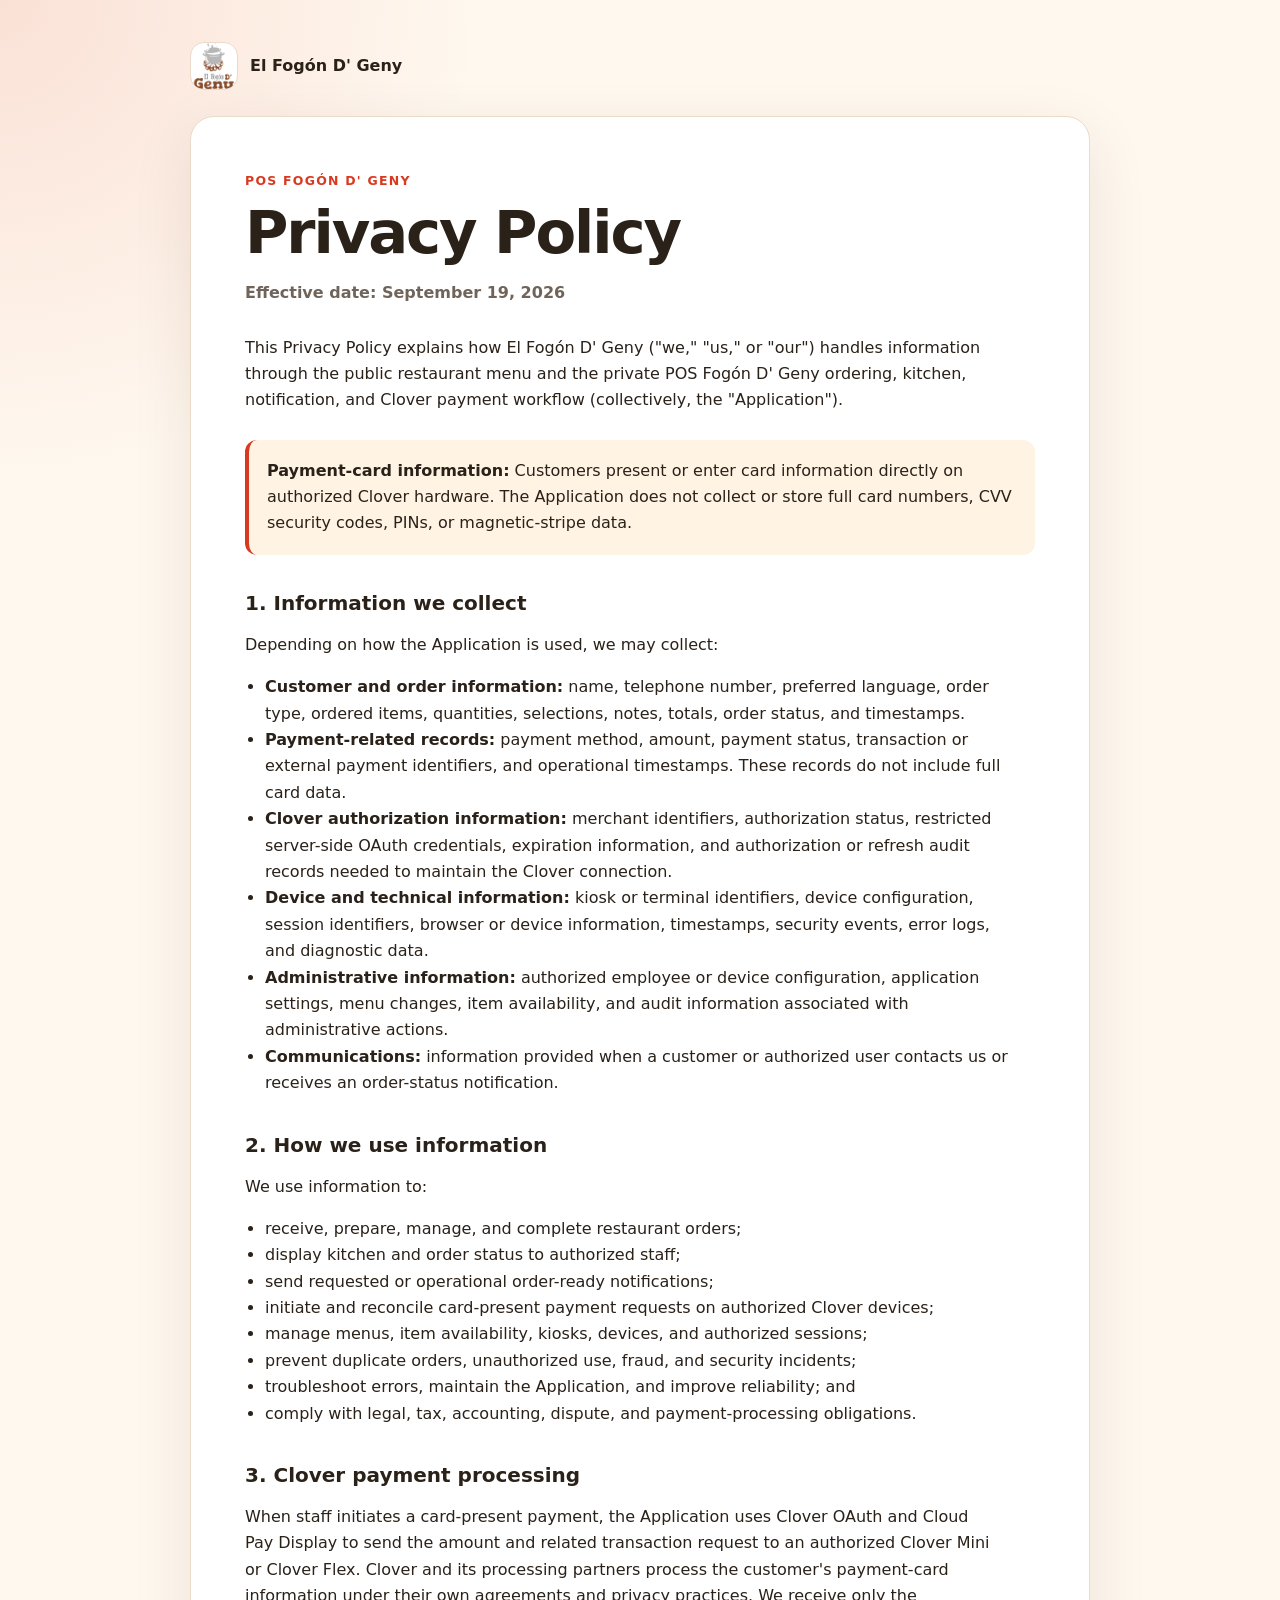
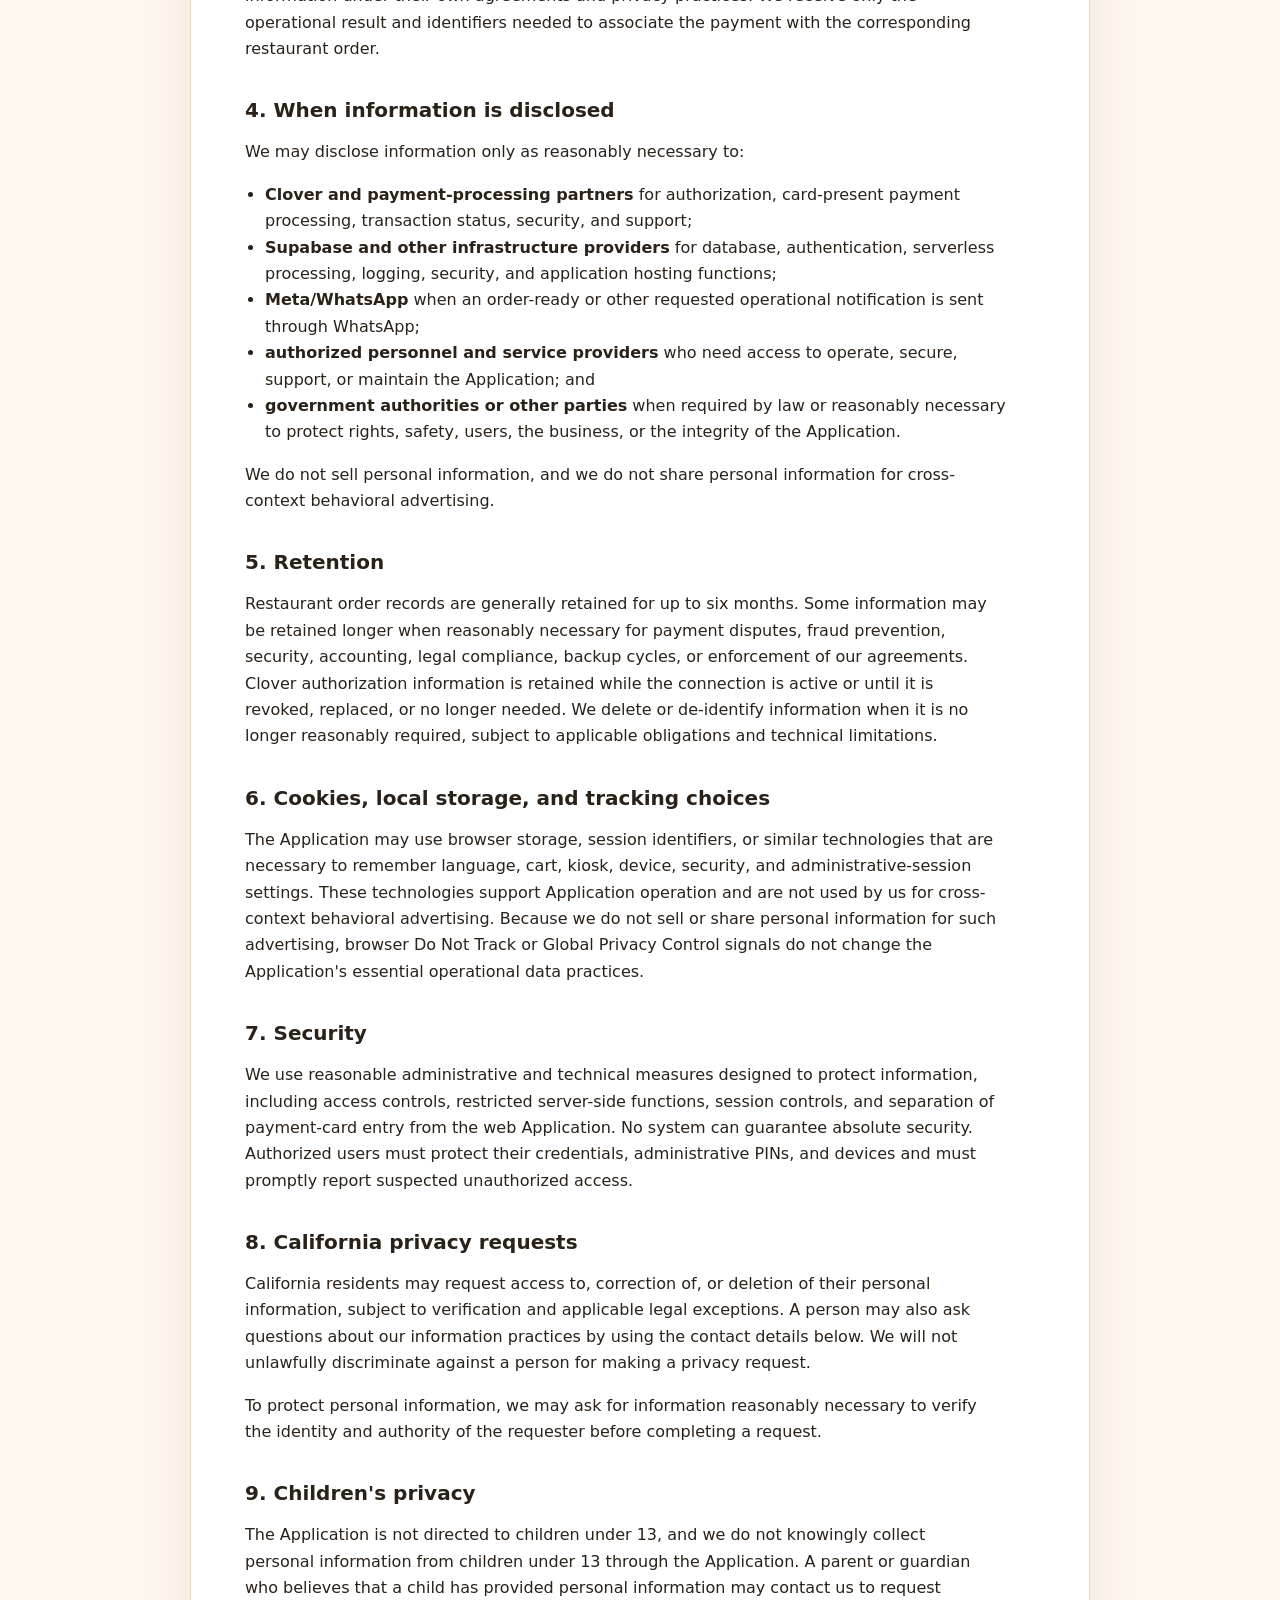
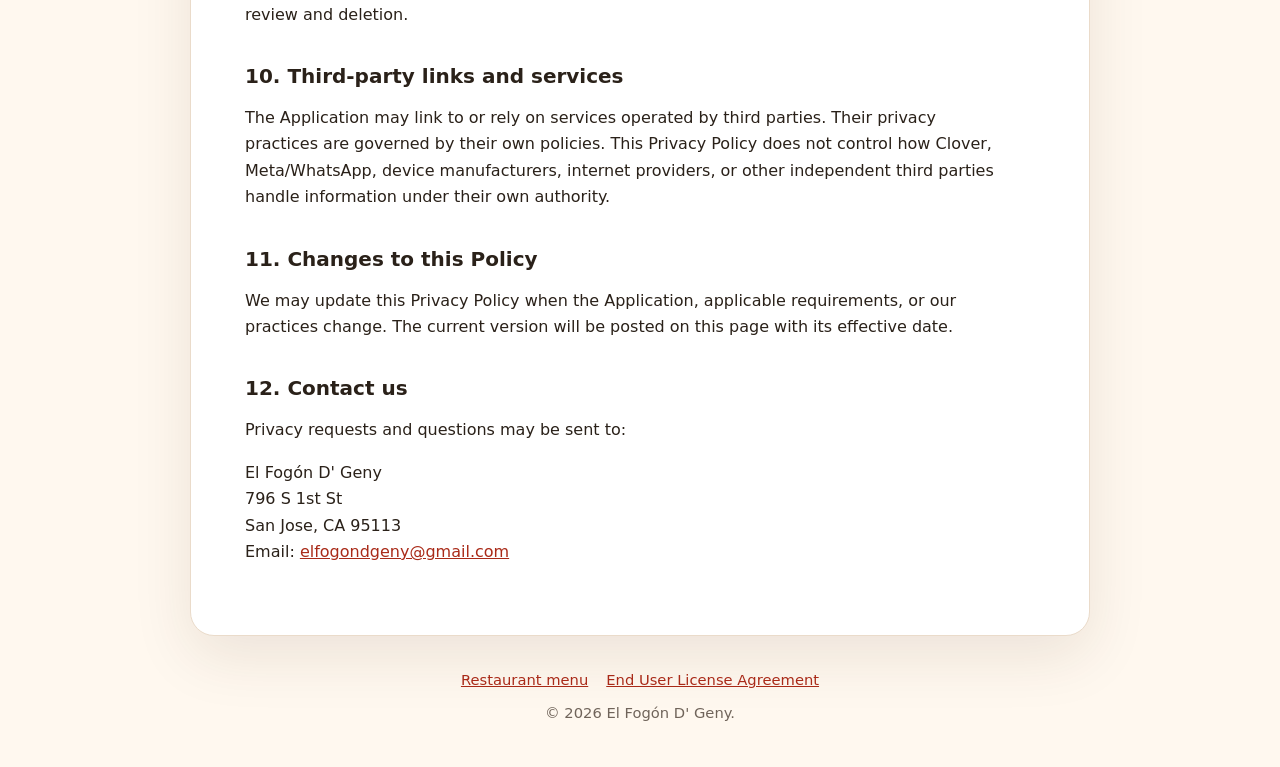
<file: privacy.html>
<!doctype html>
<html lang="en">
<head>
  <meta charset="utf-8">
  <meta name="viewport" content="width=device-width, initial-scale=1">
  <meta name="theme-color" content="#fff8ef">
  <meta name="robots" content="index, follow">
  <title>Privacy Policy | POS Fogón D' Geny</title>
  <meta name="description" content="Privacy Policy for the POS Fogón D' Geny restaurant ordering and Clover payment application.">
  <link rel="canonical" href="https://el-fongo-geny.github.io/el-fongon-dgeny/privacy.html">
  <style>
    :root {
      color-scheme: light;
      font-family: Inter, ui-sans-serif, system-ui, -apple-system, BlinkMacSystemFont, "Segoe UI", sans-serif;
      --bg: #fff8ef;
      --surface: #ffffff;
      --ink: #2a2119;
      --muted: #70645a;
      --line: #eadbca;
      --accent: #d83a21;
      --accent-dark: #a92a18;
    }

    * { box-sizing: border-box; }

    body {
      margin: 0;
      min-height: 100vh;
      background:
        radial-gradient(circle at top left, rgba(216, 58, 33, 0.12), transparent 30rem),
        var(--bg);
      color: var(--ink);
      line-height: 1.65;
    }

    header,
    main,
    footer {
      width: min(900px, calc(100% - 32px));
      margin-inline: auto;
    }

    header { padding: 42px 0 18px; }

    .brand {
      display: inline-flex;
      align-items: center;
      gap: 12px;
      color: inherit;
      text-decoration: none;
      font-weight: 900;
    }

    .brand img {
      width: 48px;
      height: 48px;
      border-radius: 14px;
      object-fit: cover;
      background: var(--surface);
      border: 1px solid var(--line);
    }

    main {
      margin-bottom: 32px;
      padding: clamp(24px, 5vw, 54px);
      background: var(--surface);
      border: 1px solid var(--line);
      border-radius: 24px;
      box-shadow: 0 20px 60px rgba(64, 36, 19, 0.10);
    }

    h1 {
      margin: 0 0 8px;
      font-size: clamp(2rem, 6vw, 3.7rem);
      line-height: 1.05;
      letter-spacing: -0.035em;
    }

    h2 {
      margin: 36px 0 10px;
      font-size: 1.25rem;
      line-height: 1.25;
    }

    p, li { max-width: 74ch; }
    ul { padding-left: 1.25rem; }

    .eyebrow {
      margin: 0 0 10px;
      color: var(--accent);
      font-size: 0.78rem;
      font-weight: 900;
      letter-spacing: 0.1em;
      text-transform: uppercase;
    }

    .effective {
      margin-bottom: 28px;
      color: var(--muted);
      font-weight: 700;
    }

    .notice {
      margin: 26px 0;
      padding: 18px;
      border-left: 4px solid var(--accent);
      border-radius: 12px;
      background: #fff4e4;
    }

    a { color: var(--accent-dark); }

    footer {
      padding: 0 0 42px;
      color: var(--muted);
      font-size: 0.92rem;
      text-align: center;
    }

    .footer-links {
      display: flex;
      justify-content: center;
      gap: 18px;
      flex-wrap: wrap;
      margin-bottom: 8px;
    }

    @media print {
      body { background: #fff; }
      header { padding-top: 12px; }
      main { width: 100%; border: 0; box-shadow: none; padding: 0; }
      footer { width: 100%; }
    }
  </style>
</head>
<body>
  <header>
    <a class="brand" href="./" aria-label="Return to El Fogón D' Geny">
      <img src="assets/images/logo.png" alt="" onerror="this.hidden=true">
      <span>El Fogón D' Geny</span>
    </a>
  </header>

  <main>
    <p class="eyebrow">POS Fogón D' Geny</p>
    <h1>Privacy Policy</h1>
    <p class="effective">Effective date: September 19, 2026</p>

    <p>
      This Privacy Policy explains how El Fogón D' Geny ("we," "us," or "our") handles information
      through the public restaurant menu and the private POS Fogón D' Geny ordering, kitchen,
      notification, and Clover payment workflow (collectively, the "Application").
    </p>

    <div class="notice">
      <strong>Payment-card information:</strong> Customers present or enter card information directly
      on authorized Clover hardware. The Application does not collect or store full card numbers,
      CVV security codes, PINs, or magnetic-stripe data.
    </div>

    <h2>1. Information we collect</h2>
    <p>Depending on how the Application is used, we may collect:</p>
    <ul>
      <li><strong>Customer and order information:</strong> name, telephone number, preferred language, order type, ordered items, quantities, selections, notes, totals, order status, and timestamps.</li>
      <li><strong>Payment-related records:</strong> payment method, amount, payment status, transaction or external payment identifiers, and operational timestamps. These records do not include full card data.</li>
      <li><strong>Clover authorization information:</strong> merchant identifiers, authorization status, restricted server-side OAuth credentials, expiration information, and authorization or refresh audit records needed to maintain the Clover connection.</li>
      <li><strong>Device and technical information:</strong> kiosk or terminal identifiers, device configuration, session identifiers, browser or device information, timestamps, security events, error logs, and diagnostic data.</li>
      <li><strong>Administrative information:</strong> authorized employee or device configuration, application settings, menu changes, item availability, and audit information associated with administrative actions.</li>
      <li><strong>Communications:</strong> information provided when a customer or authorized user contacts us or receives an order-status notification.</li>
    </ul>

    <h2>2. How we use information</h2>
    <p>We use information to:</p>
    <ul>
      <li>receive, prepare, manage, and complete restaurant orders;</li>
      <li>display kitchen and order status to authorized staff;</li>
      <li>send requested or operational order-ready notifications;</li>
      <li>initiate and reconcile card-present payment requests on authorized Clover devices;</li>
      <li>manage menus, item availability, kiosks, devices, and authorized sessions;</li>
      <li>prevent duplicate orders, unauthorized use, fraud, and security incidents;</li>
      <li>troubleshoot errors, maintain the Application, and improve reliability; and</li>
      <li>comply with legal, tax, accounting, dispute, and payment-processing obligations.</li>
    </ul>

    <h2>3. Clover payment processing</h2>
    <p>
      When staff initiates a card-present payment, the Application uses Clover OAuth and Cloud Pay
      Display to send the amount and related transaction request to an authorized Clover Mini or
      Clover Flex. Clover and its processing partners process the customer's payment-card information
      under their own agreements and privacy practices. We receive only the operational result and
      identifiers needed to associate the payment with the corresponding restaurant order.
    </p>

    <h2>4. When information is disclosed</h2>
    <p>We may disclose information only as reasonably necessary to:</p>
    <ul>
      <li><strong>Clover and payment-processing partners</strong> for authorization, card-present payment processing, transaction status, security, and support;</li>
      <li><strong>Supabase and other infrastructure providers</strong> for database, authentication, serverless processing, logging, security, and application hosting functions;</li>
      <li><strong>Meta/WhatsApp</strong> when an order-ready or other requested operational notification is sent through WhatsApp;</li>
      <li><strong>authorized personnel and service providers</strong> who need access to operate, secure, support, or maintain the Application; and</li>
      <li><strong>government authorities or other parties</strong> when required by law or reasonably necessary to protect rights, safety, users, the business, or the integrity of the Application.</li>
    </ul>
    <p>
      We do not sell personal information, and we do not share personal information for cross-context
      behavioral advertising.
    </p>

    <h2>5. Retention</h2>
    <p>
      Restaurant order records are generally retained for up to six months. Some information may be
      retained longer when reasonably necessary for payment disputes, fraud prevention, security,
      accounting, legal compliance, backup cycles, or enforcement of our agreements. Clover
      authorization information is retained while the connection is active or until it is revoked,
      replaced, or no longer needed. We delete or de-identify information when it is no longer
      reasonably required, subject to applicable obligations and technical limitations.
    </p>

    <h2>6. Cookies, local storage, and tracking choices</h2>
    <p>
      The Application may use browser storage, session identifiers, or similar technologies that are
      necessary to remember language, cart, kiosk, device, security, and administrative-session
      settings. These technologies support Application operation and are not used by us for
      cross-context behavioral advertising. Because we do not sell or share personal information for
      such advertising, browser Do Not Track or Global Privacy Control signals do not change the
      Application's essential operational data practices.
    </p>

    <h2>7. Security</h2>
    <p>
      We use reasonable administrative and technical measures designed to protect information,
      including access controls, restricted server-side functions, session controls, and separation
      of payment-card entry from the web Application. No system can guarantee absolute security.
      Authorized users must protect their credentials, administrative PINs, and devices and must
      promptly report suspected unauthorized access.
    </p>

    <h2>8. California privacy requests</h2>
    <p>
      California residents may request access to, correction of, or deletion of their personal
      information, subject to verification and applicable legal exceptions. A person may also ask
      questions about our information practices by using the contact details below. We will not
      unlawfully discriminate against a person for making a privacy request.
    </p>
    <p>
      To protect personal information, we may ask for information reasonably necessary to verify the
      identity and authority of the requester before completing a request.
    </p>

    <h2>9. Children's privacy</h2>
    <p>
      The Application is not directed to children under 13, and we do not knowingly collect personal
      information from children under 13 through the Application. A parent or guardian who believes
      that a child has provided personal information may contact us to request review and deletion.
    </p>

    <h2>10. Third-party links and services</h2>
    <p>
      The Application may link to or rely on services operated by third parties. Their privacy
      practices are governed by their own policies. This Privacy Policy does not control how Clover,
      Meta/WhatsApp, device manufacturers, internet providers, or other independent third parties
      handle information under their own authority.
    </p>

    <h2>11. Changes to this Policy</h2>
    <p>
      We may update this Privacy Policy when the Application, applicable requirements, or our
      practices change. The current version will be posted on this page with its effective date.
    </p>

    <h2>12. Contact us</h2>
    <p>
      Privacy requests and questions may be sent to:
    </p>
    <p>
      El Fogón D' Geny<br>
      796 S 1st St<br>
      San Jose, CA 95113<br>
      Email: <a href="mailto:elfogondgeny@gmail.com">elfogondgeny@gmail.com</a>
    </p>
  </main>

  <footer>
    <div class="footer-links">
      <a href="./">Restaurant menu</a>
      <a href="eula.html">End User License Agreement</a>
    </div>
    <span>&copy; 2026 El Fogón D' Geny.</span>
  </footer>
</body>
</html>
</file>
<file: menu-admin.css>
:root {
  --bg: #f6f6f3;
  --surface: #ffffff;
  --surface-soft: #fafaf8;
  --ink: #181817;
  --muted: #6f706b;
  --line: #e4e4df;
  --line-strong: #d3d4ce;
  --accent: #c73520;
  --accent-hover: #a92c1b;
  --accent-soft: #fff0ec;
  --success: #1f7a4d;
  --success-soft: #eaf7f0;
  --warning: #a26213;
  --warning-soft: #fff6e7;
  --danger: #b42318;
  --danger-soft: #fff0ef;
  --sidebar: #1f211f;
  --sidebar-muted: #aeb2aa;
  --shadow-sm: 0 1px 2px rgba(20, 20, 18, 0.05);
  --shadow-md: 0 14px 36px rgba(20, 20, 18, 0.12);
  --radius: 12px;
  --radius-lg: 18px;
  --sidebar-width: 248px;
  font-family: Inter, ui-sans-serif, system-ui, -apple-system, BlinkMacSystemFont, "Segoe UI", sans-serif;
  color-scheme: light;
}
* { box-sizing: border-box; }
html { min-width: 320px; background: var(--bg); color: var(--ink); -webkit-text-size-adjust: 100%; }
body { margin: 0; min-height: 100svh; background: var(--bg); color: var(--ink); }
body.drawer-open, body.modal-open, body.sidebar-open { overflow: hidden; }
button, input, textarea, select { font: inherit; }
button, a { -webkit-tap-highlight-color: transparent; }
button { cursor: pointer; }
button:disabled { cursor: wait; opacity: 0.58; }
[hidden] { display: none !important; }
svg { width: 20px; height: 20px; fill: none; stroke: currentColor; stroke-width: 1.8; stroke-linecap: round; stroke-linejoin: round; }
.eyebrow { margin: 0 0 5px; color: var(--accent); font-size: .72rem; font-weight: 800; letter-spacing: .09em; text-transform: uppercase; }
.button { display: inline-flex; align-items: center; justify-content: center; min-height: 42px; border: 1px solid transparent; border-radius: 10px; padding: 0 15px; font-weight: 750; text-decoration: none; transition: background 140ms ease, border-color 140ms ease, color 140ms ease, transform 140ms ease; }
.button:active { transform: translateY(1px); }
.button-large { min-height: 48px; }
.button-primary { background: var(--accent); color: #fff; }
.button-primary:hover { background: var(--accent-hover); }
.button-secondary { border-color: var(--line-strong); background: var(--surface); color: var(--ink); }
.button-secondary:hover { background: var(--surface-soft); }
.button-quiet { border-color: transparent; background: transparent; color: var(--muted); }
.button-quiet:hover { background: var(--surface-soft); color: var(--ink); }
.button-danger { border-color: #f1c6c2; background: var(--danger-soft); color: var(--danger); }
.button-danger:hover { border-color: #e3a49f; }
.icon-button { display: inline-grid; place-items: center; width: 42px; height: 42px; border: 1px solid var(--line); border-radius: 10px; background: var(--surface); color: var(--ink); }
.icon-button:hover { background: var(--surface-soft); }
.field { display: grid; gap: 7px; min-width: 0; }
.field > span { font-size: .84rem; font-weight: 760; }
.field input, .field textarea, .field select, .select-control, .money-field { width: 100%; border: 1px solid var(--line-strong); border-radius: 10px; background: var(--surface); color: var(--ink); outline: none; transition: border-color 120ms ease, box-shadow 120ms ease; }
.field input, .field textarea, .field select, .select-control { min-height: 44px; padding: 10px 12px; }
.field textarea { resize: vertical; }
.field input:focus, .field textarea:focus, .field select:focus, .select-control:focus, .money-field:focus-within { border-color: var(--accent); box-shadow: 0 0 0 3px rgba(199, 53, 32, .12); }
.field small { color: var(--muted); font-size: .74rem; line-height: 1.4; }
.money-field { display: grid; grid-template-columns: auto 1fr; align-items: center; overflow: hidden; }
.money-field > span { padding-left: 12px; color: var(--muted); font-weight: 750; }
.money-field input { border: 0; background: transparent; box-shadow: none !important; }
.login-screen { display: grid; min-height: 100svh; place-items: center; padding: 24px; background: radial-gradient(circle at 15% 10%, rgba(199, 53, 32, .08), transparent 25rem), var(--bg); }
.login-card { width: min(410px, 100%); border: 1px solid var(--line); border-radius: 20px; padding: 30px; background: var(--surface); box-shadow: var(--shadow-md); }
.brand-mark { display: grid; place-items: center; width: 52px; height: 52px; margin-bottom: 22px; border-radius: 14px; background: var(--accent); color: #fff; font-size: 1.05rem; font-weight: 900; letter-spacing: .04em; }
.brand-mark-small { width: 38px; height: 38px; margin: 0; border-radius: 10px; font-size: .82rem; }
.login-card h1 { margin: 0 0 8px; font-size: 2rem; letter-spacing: -.04em; }
.login-copy { margin: 0 0 24px; color: var(--muted); }
.login-form { display: grid; gap: 14px; }
.form-error { margin: 0; color: var(--danger); font-size: .84rem; font-weight: 700; }
.quiet-link { display: inline-block; margin-top: 20px; color: var(--muted); font-size: .84rem; font-weight: 700; text-decoration: none; }
.quiet-link:hover { color: var(--ink); }
.app-shell { min-height: 100svh; }
.sidebar { position: fixed; inset: 0 auto 0 0; z-index: 50; display: flex; flex-direction: column; width: var(--sidebar-width); padding: 20px 14px; background: var(--sidebar); color: #fff; }
.sidebar-brand { display: flex; align-items: center; gap: 11px; padding: 0 7px 24px; }
.sidebar-brand > div:last-child { display: grid; gap: 2px; }
.sidebar-brand strong { font-size: .92rem; }
.sidebar-brand span { color: var(--sidebar-muted); font-size: .74rem; }
.sidebar-nav { display: grid; gap: 5px; }
.nav-item, .sidebar-link { display: flex; align-items: center; gap: 11px; width: 100%; min-height: 46px; border: 0; border-radius: 10px; padding: 0 12px; background: transparent; color: var(--sidebar-muted); font-weight: 720; text-align: left; text-decoration: none; }
.nav-item:hover, .sidebar-link:hover { background: rgba(255,255,255,.07); color: #fff; }
.nav-item.active { background: #fff; color: var(--sidebar); }
.sidebar-footer { display: grid; gap: 4px; margin-top: auto; }
.workspace { min-height: 100svh; margin-left: var(--sidebar-width); padding: 0 28px 40px; }
.topbar { position: sticky; top: 0; z-index: 30; display: flex; align-items: center; justify-content: space-between; gap: 18px; min-height: 88px; border-bottom: 1px solid var(--line); background: rgba(246,246,243,.92); backdrop-filter: blur(16px); }
.topbar h1 { margin: 0; font-size: 1.75rem; letter-spacing: -.04em; }
.topbar-actions { display: flex; align-items: center; justify-content: flex-end; gap: 9px; }
.mobile-menu-button { display: none; }
.sync-status { display: inline-flex; align-items: center; gap: 8px; min-height: 36px; border-radius: 999px; padding: 0 11px; background: var(--success-soft); color: var(--success); font-size: .78rem; font-weight: 800; }
.sync-status[data-state="dirty"] { background: var(--warning-soft); color: var(--warning); }
.sync-status[data-state="busy"] { background: #eef3ff; color: #315fa8; }
.sync-dot { width: 7px; height: 7px; border-radius: 50%; background: currentColor; }
.toast-region { position: fixed; top: 102px; right: 24px; z-index: 90; display: grid; gap: 8px; width: min(360px, calc(100% - 48px)); }
.toast { border: 1px solid var(--line); border-radius: 12px; padding: 12px 14px; background: var(--surface); color: var(--ink); box-shadow: var(--shadow-md); font-size: .86rem; font-weight: 720; animation: toast-in 180ms ease; }
.toast[data-type="error"] { border-color: #efc0bc; background: var(--danger-soft); color: var(--danger); }
.toast[data-type="success"] { border-color: #bedfcd; background: var(--success-soft); color: var(--success); }
@keyframes toast-in { from { opacity: 0; transform: translateY(-8px); } to { opacity: 1; transform: translateY(0); } }
.view { padding-top: 24px; }
.summary-grid { display: grid; grid-template-columns: repeat(3, minmax(0,1fr)); gap: 12px; margin-bottom: 16px; }
.summary-card { border: 1px solid var(--line); border-radius: var(--radius); padding: 16px 18px; background: var(--surface); box-shadow: var(--shadow-sm); }
.summary-card span { display: block; margin-bottom: 8px; color: var(--muted); font-size: .8rem; font-weight: 700; }
.summary-card strong { font-size: 1.65rem; letter-spacing: -.04em; }
.content-card { border: 1px solid var(--line); border-radius: var(--radius-lg); background: var(--surface); box-shadow: var(--shadow-sm); }
.toolbar { display: grid; grid-template-columns: minmax(260px,1fr) 190px 170px auto; gap: 10px; border-bottom: 1px solid var(--line); padding: 14px; }
.search-box { display: grid; grid-template-columns: auto 1fr; align-items: center; min-height: 44px; border: 1px solid var(--line-strong); border-radius: 10px; background: var(--surface); color: var(--muted); }
.search-box:focus-within { border-color: var(--accent); box-shadow: 0 0 0 3px rgba(199,53,32,.12); }
.search-box svg { margin-left: 12px; }
.search-box input { min-width: 0; border: 0; padding: 10px 12px 10px 9px; outline: none; background: transparent; color: var(--ink); }
.table-wrap { overflow-x: auto; }
.data-table { width: 100%; min-width: 760px; border-collapse: collapse; }
.data-table th, .data-table td { border-bottom: 1px solid var(--line); padding: 13px 16px; text-align: left; vertical-align: middle; }
.data-table th { color: var(--muted); font-size: .74rem; font-weight: 800; letter-spacing: .04em; text-transform: uppercase; }
.data-table tbody tr { transition: background 120ms ease; }
.data-table tbody tr:hover { background: var(--surface-soft); }
.data-table tbody tr:last-child td { border-bottom: 0; }
.align-right { text-align: right !important; }
.product-cell { display: grid; grid-template-columns: 52px minmax(0,1fr); gap: 11px; align-items: center; }
.product-thumb { display: grid; place-items: center; width: 52px; height: 52px; overflow: hidden; border-radius: 10px; background: #efefeb; color: var(--muted); font-size: .7rem; font-weight: 800; }
.product-thumb img { width: 100%; height: 100%; object-fit: cover; }
.product-copy { display: grid; gap: 3px; min-width: 0; }
.product-copy strong, .product-copy small { overflow: hidden; text-overflow: ellipsis; white-space: nowrap; }
.product-copy small { color: var(--muted); font-size: .76rem; }
.price-value { font-weight: 800; font-variant-numeric: tabular-nums; }
.status-control { display: inline-flex; align-items: center; gap: 8px; }
.status-switch { position: relative; display: inline-flex; align-items: center; cursor: pointer; }
.status-switch input, .switch-row input { position: absolute; opacity: 0; pointer-events: none; }
.status-switch-control, .switch-control { position: relative; flex: 0 0 auto; width: 39px; height: 23px; border-radius: 999px; background: #c8c9c3; transition: background 130ms ease; }
.status-switch-control::after, .switch-control::after { content: ""; position: absolute; top: 3px; left: 3px; width: 17px; height: 17px; border-radius: 50%; background: #fff; box-shadow: 0 1px 4px rgba(0,0,0,.24); transition: transform 130ms ease; }
.status-switch input:checked + .status-switch-control, .switch-row input:checked + .switch-control { background: var(--success); }
.status-switch input:checked + .status-switch-control::after, .switch-row input:checked + .switch-control::after { transform: translateX(16px); }
.status-label { color: var(--muted); font-size: .76rem; font-weight: 720; }
.row-actions { display: inline-flex; justify-content: flex-end; gap: 6px; }
.row-button { min-height: 36px; border: 1px solid var(--line); border-radius: 8px; padding: 0 11px; background: var(--surface); color: var(--ink); font-weight: 720; }
.row-button:hover { border-color: var(--line-strong); background: var(--surface-soft); }
.empty-state { display: grid; place-items: center; min-height: 330px; padding: 30px; text-align: center; }
.empty-icon { display: grid; place-items: center; width: 64px; height: 64px; margin-bottom: 14px; border-radius: 18px; background: var(--accent-soft); color: var(--accent); font-size: 1.8rem; }
.empty-state h2 { margin: 0 0 7px; }
.empty-state p { margin: 0 0 18px; color: var(--muted); }
.section-heading { display: flex; align-items: center; justify-content: space-between; gap: 18px; border-bottom: 1px solid var(--line); padding: 20px; }
.section-heading h2 { margin: 0 0 5px; font-size: 1.35rem; }
.section-heading p:last-child { margin: 0; color: var(--muted); }
.category-list { display: grid; }
.category-row { display: grid; grid-template-columns: minmax(180px,1fr) minmax(180px,1fr) 100px 120px auto; gap: 14px; align-items: center; border-bottom: 1px solid var(--line); padding: 15px 20px; }
.category-row:last-child { border-bottom: 0; }
.category-row > div { min-width: 0; }
.category-row small { display: block; margin-bottom: 3px; color: var(--muted); font-size: .7rem; font-weight: 780; letter-spacing: .04em; text-transform: uppercase; }
.category-row strong, .category-row span { overflow: hidden; text-overflow: ellipsis; white-space: nowrap; }
.editor-drawer { position: fixed; inset: 0 0 0 auto; z-index: 80; display: flex; width: min(620px,100%); background: var(--surface); box-shadow: -18px 0 54px rgba(18,18,16,.18); transform: translateX(104%); transition: transform 180ms ease; }
.editor-drawer[aria-hidden="false"] { transform: translateX(0); }
.drawer-backdrop { position: fixed; inset: 0; z-index: 70; background: rgba(20,20,18,.42); backdrop-filter: blur(2px); }
.drawer-form { display: flex; flex: 1; min-width: 0; flex-direction: column; max-height: 100svh; }
.drawer-header { display: flex; align-items: center; justify-content: space-between; gap: 16px; min-height: 84px; border-bottom: 1px solid var(--line); padding: max(18px,env(safe-area-inset-top)) 22px 18px; }
.drawer-header h2 { margin: 0; font-size: 1.55rem; letter-spacing: -.035em; }
.drawer-body { flex: 1; overflow-y: auto; padding: 18px 22px; }
.editor-section { border-bottom: 1px solid var(--line); padding: 0 0 22px; margin: 0 0 22px; }
.editor-section:last-child { border-bottom: 0; margin-bottom: 0; }
.editor-section-heading { display: flex; align-items: flex-start; gap: 10px; margin-bottom: 16px; }
.editor-section-heading h3 { margin: 0 0 3px; font-size: 1rem; }
.editor-section-heading p { margin: 0; color: var(--muted); font-size: .78rem; }
.section-number { display: grid; flex: 0 0 28px; place-items: center; width: 28px; height: 28px; border-radius: 8px; background: var(--accent-soft); color: var(--accent); font-size: .76rem; font-weight: 850; }
.image-editor { display: flex; align-items: center; gap: 14px; }
.image-preview { position: relative; display: grid; flex: 0 0 126px; place-items: center; width: 126px; height: 104px; overflow: hidden; border: 1px solid var(--line); border-radius: 12px; background: #efefeb; }
.image-preview img { width: 100%; height: 100%; object-fit: cover; }
.image-placeholder { color: var(--muted); font-size: .78rem; font-weight: 750; }
.field-grow { flex: 1; }
.form-grid { display: grid; grid-template-columns: repeat(2,minmax(0,1fr)); gap: 13px; }
.form-grid-textarea { margin-top: 13px; }
.switch-list { display: grid; border: 1px solid var(--line); border-radius: 12px; overflow: hidden; }
.switch-row { position: relative; display: grid; grid-template-columns: minmax(0,1fr) auto; gap: 12px; align-items: center; min-height: 66px; border-bottom: 1px solid var(--line); padding: 10px 13px; cursor: pointer; }
.switch-row:last-child { border-bottom: 0; }
.switch-row > span:first-child { display: grid; gap: 3px; }
.switch-row small { color: var(--muted); font-size: .73rem; }
.switch-row .switch-control { grid-column: 2; grid-row: 1; }
.compact-field { max-width: 240px; margin-top: 14px; }
.option-summary { display: grid; grid-template-columns: repeat(4,minmax(0,1fr)); gap: 8px; }
.option-summary article { border: 1px solid var(--line); border-radius: 10px; padding: 11px; background: var(--surface-soft); text-align: center; }
.option-summary strong { display: block; margin-bottom: 3px; font-size: 1.05rem; }
.option-summary span { color: var(--muted); font-size: .7rem; }
.section-note { margin: 10px 0 0; color: var(--muted); font-size: .75rem; line-height: 1.45; }
.drawer-footer { display: flex; align-items: center; justify-content: space-between; gap: 10px; border-top: 1px solid var(--line); padding: 14px 22px max(14px,env(safe-area-inset-bottom)); background: var(--surface); }
.drawer-footer-right { display: flex; gap: 8px; }
.modal { position: fixed; inset: 0; z-index: 100; display: grid; place-items: center; padding: 20px; }
.modal-backdrop { position: absolute; inset: 0; background: rgba(20,20,18,.46); backdrop-filter: blur(2px); }
.modal-card { position: relative; z-index: 1; width: min(520px,100%); border: 1px solid var(--line); border-radius: 18px; background: var(--surface); box-shadow: var(--shadow-md); }
.modal-header { display: flex; align-items: center; justify-content: space-between; gap: 16px; border-bottom: 1px solid var(--line); padding: 18px 20px; }
.modal-header h2 { margin: 0; }
.modal-body { display: grid; gap: 14px; padding: 20px; }
.modal-switch { border: 1px solid var(--line); border-radius: 12px; }
.modal-footer { display: flex; justify-content: flex-end; gap: 8px; border-top: 1px solid var(--line); padding: 14px 20px; }
.mobile-sidebar-backdrop { position: fixed; inset: 0; z-index: 40; background: rgba(20,20,18,.42); }
@media (max-width:1060px) {
  .toolbar { grid-template-columns: minmax(240px,1fr) 180px 160px; }
  .toolbar .button-quiet { grid-column: 1 / -1; justify-self: start; }
  .topbar-actions .sync-status { display: none; }
  .category-row { grid-template-columns: minmax(180px,1fr) minmax(160px,1fr) 80px auto; }
  .category-row .category-english { display: none; }
}
@media (max-width:820px) {
  :root { --sidebar-width: 276px; }
  .sidebar { transform: translateX(-104%); transition: transform 180ms ease; }
  body.sidebar-open .sidebar { transform: translateX(0); }
  .workspace { margin-left: 0; padding: 0 16px 32px; }
  .mobile-menu-button { display: inline-grid; }
  .topbar { min-height: 78px; }
  .topbar-title { flex: 1; }
  .topbar h1 { font-size: 1.45rem; }
  .topbar-actions .button-secondary { display: none; }
  .summary-grid { grid-template-columns: repeat(3,minmax(110px,1fr)); overflow-x: auto; }
  .toolbar { grid-template-columns: 1fr 1fr; }
  .search-box { grid-column: 1 / -1; }
  .toolbar .button-quiet { grid-column: 1 / -1; }
}
@media (max-width:620px) {
  .workspace { padding: 0 12px 24px; }
  .topbar { gap: 10px; }
  .topbar .eyebrow { display: none; }
  .topbar h1 { font-size: 1.25rem; }
  .topbar-actions .button-primary { min-width: 44px; padding: 0 12px; font-size: 0; }
  .topbar-actions .button-primary::after { content: "+"; font-size: 1.25rem; }
  .summary-grid { gap: 8px; }
  .summary-card { min-width: 116px; padding: 13px; }
  .toolbar { grid-template-columns: 1fr; padding: 11px; }
  .search-box, .toolbar .button-quiet { grid-column: auto; }
  .data-table { min-width: 0; }
  .data-table thead { display: none; }
  .data-table, .data-table tbody, .data-table tr, .data-table td { display: block; width: 100%; }
  .data-table tr { position: relative; border-bottom: 1px solid var(--line); padding: 14px; }
  .data-table td { border: 0; padding: 5px 0; }
  .data-table td:nth-child(2)::before { content: "Categoría: "; color: var(--muted); }
  .data-table td:nth-child(3)::before { content: "Precio: "; color: var(--muted); }
  .data-table td:nth-child(4) { margin-top: 5px; }
  .data-table td:last-child { position: absolute; top: 14px; right: 14px; width: auto; }
  .product-cell { padding-right: 72px; }
  .category-row { grid-template-columns: 1fr auto; gap: 8px; padding: 14px; }
  .category-row .category-english, .category-row .category-order { display: none; }
  .image-editor { align-items: stretch; flex-direction: column; }
  .image-preview { width: 100%; height: 180px; flex-basis: auto; }
  .form-grid { grid-template-columns: 1fr; }
  .option-summary { grid-template-columns: repeat(2,minmax(0,1fr)); }
  .drawer-footer { align-items: stretch; flex-direction: column-reverse; }
  .drawer-footer-right { display: grid; grid-template-columns: 1fr 1fr; }
  .drawer-footer > .button-danger { width: 100%; }
  .toast-region { top: 86px; right: 12px; width: calc(100% - 24px); }
}

/* V4 — Selector y subida de imágenes desde móvil, tableta o PC */
.image-editor-section {
  padding-top: 2px;
}

.image-heading {
  margin-bottom: 14px;
}

.image-preview-button {
  appearance: none;
  -webkit-appearance: none;
  border: 1px solid var(--line);
  padding: 0;
  color: var(--ink);
  cursor: pointer;
  isolation: isolate;
}

.image-preview-button:focus-visible {
  border-color: var(--accent);
  outline: 0;
  box-shadow: 0 0 0 3px rgba(199, 53, 32, .14);
}

.image-preview-button:hover .image-upload-overlay,
.image-preview-button:focus-visible .image-upload-overlay {
  opacity: 1;
  transform: translateY(0);
}

.image-placeholder {
  display: grid;
  place-items: center;
  gap: 7px;
  padding: 10px;
  text-align: center;
}

.image-placeholder svg {
  width: 27px;
  height: 27px;
  color: #92948d;
}

.image-placeholder span {
  color: var(--muted);
  font-size: .74rem;
  font-weight: 760;
}

.image-upload-overlay {
  position: absolute;
  right: 7px;
  bottom: 7px;
  z-index: 2;
  display: grid;
  place-items: center;
  width: 34px;
  height: 34px;
  border: 1px solid rgba(255,255,255,.48);
  border-radius: 10px;
  background: rgba(24,24,23,.84);
  color: #fff;
  box-shadow: 0 5px 16px rgba(0,0,0,.2);
  opacity: .92;
  transform: translateY(1px);
  transition: opacity 140ms ease, transform 140ms ease;
}

.image-upload-overlay svg {
  width: 18px;
  height: 18px;
}

.image-upload-panel {
  display: grid;
  align-content: center;
  gap: 10px;
}

.image-upload-actions {
  display: flex;
  align-items: center;
  gap: 8px;
  flex-wrap: wrap;
}

.image-upload-button {
  gap: 8px;
}

.image-upload-button svg {
  width: 18px;
  height: 18px;
}

.image-upload-status {
  margin: 0;
  color: var(--muted);
  font-size: .75rem;
  line-height: 1.45;
}

.image-upload-status[data-state="uploading"] {
  color: #315fa8;
  font-weight: 760;
}

.image-upload-status[data-state="success"] {
  color: var(--success);
  font-weight: 760;
}

.image-upload-status[data-state="error"] {
  color: var(--danger);
  font-weight: 760;
}

.image-url-details {
  border-top: 1px solid var(--line);
  padding-top: 9px;
}

.image-url-details summary {
  width: fit-content;
  color: var(--muted);
  font-size: .74rem;
  font-weight: 740;
  cursor: pointer;
  user-select: none;
}

.image-url-details[open] summary {
  margin-bottom: 10px;
  color: var(--ink);
}

.image-preview-button.is-uploading::after {
  content: "";
  position: absolute;
  inset: 0;
  z-index: 3;
  background: rgba(255,255,255,.64);
  backdrop-filter: blur(1px);
}

.image-preview-button.is-uploading::before {
  content: "";
  position: absolute;
  top: 50%;
  left: 50%;
  z-index: 4;
  width: 28px;
  height: 28px;
  margin: -14px 0 0 -14px;
  border: 3px solid rgba(199,53,32,.22);
  border-top-color: var(--accent);
  border-radius: 50%;
  animation: image-upload-spin .7s linear infinite;
}

@keyframes image-upload-spin {
  to { transform: rotate(360deg); }
}

@media (max-width: 620px) {
  .image-upload-actions {
    display: grid;
    grid-template-columns: 1fr 1fr;
  }

  .image-upload-actions .button {
    width: 100%;
  }

  .image-upload-status {
    font-size: .78rem;
  }
}


/* =========================================================
   EDITOR DE ENCUADRE V6
   Normaliza cualquier foto a 1280 × 1114 px sin recortes inesperados.
   ========================================================= */
body.image-crop-open { overflow: hidden; }
.image-editor-version {
  display: inline-flex;
  margin-left: 6px;
  border-radius: 999px;
  padding: 4px 7px;
  background: var(--accent-soft);
  color: var(--accent);
  font-size: 10px;
  font-weight: 900;
  letter-spacing: .07em;
  vertical-align: middle;
}
.image-preview {
  aspect-ratio: 640 / 557;
  height: auto;
  min-height: 104px;
  background:
    linear-gradient(45deg, #ecebe7 25%, transparent 25%),
    linear-gradient(-45deg, #ecebe7 25%, transparent 25%),
    linear-gradient(45deg, transparent 75%, #ecebe7 75%),
    linear-gradient(-45deg, transparent 75%, #ecebe7 75%),
    #f7f6f2;
  background-position: 0 0, 0 8px, 8px -8px, -8px 0;
  background-size: 16px 16px;
}
.image-preview img { object-fit: contain; background: #f4efe7; }
.image-crop-modal {
  position: fixed;
  inset: 0;
  z-index: 200;
  display: grid;
  place-items: center;
  padding: 18px;
}
.image-crop-backdrop {
  position: absolute;
  inset: 0;
  background: rgba(15, 16, 14, .72);
  backdrop-filter: blur(7px);
}
.image-crop-card {
  position: relative;
  z-index: 1;
  display: grid;
  grid-template-rows: auto minmax(0, 1fr) auto;
  width: min(1180px, 100%);
  max-height: calc(100svh - 36px);
  overflow: hidden;
  border: 1px solid var(--line);
  border-radius: 20px;
  background: var(--surface);
  box-shadow: 0 28px 90px rgba(0,0,0,.35);
}
.image-crop-header {
  display: flex;
  align-items: flex-start;
  justify-content: space-between;
  gap: 18px;
  border-bottom: 1px solid var(--line);
  padding: 18px 20px;
}
.image-crop-header h2 { margin: 0 0 5px; font-size: clamp(1.35rem, 3vw, 2rem); letter-spacing: -.035em; }
.image-crop-header p:last-child { margin: 0; color: var(--muted); font-size: .84rem; }
.image-crop-body {
  display: grid;
  grid-template-columns: minmax(0, 1.45fr) minmax(280px, .55fr);
  gap: 18px;
  min-height: 0;
  overflow: auto;
  padding: 18px 20px;
}
.image-crop-stage-panel { min-width: 0; }
.image-crop-stage {
  position: relative;
  width: 100%;
  overflow: hidden;
  border: 1px solid var(--line-strong);
  border-radius: 16px;
  background: #262626;
  box-shadow: inset 0 0 0 1px rgba(255,255,255,.08);
  touch-action: none;
  user-select: none;
}
.image-crop-stage canvas {
  display: block;
  width: 100%;
  height: auto;
  aspect-ratio: 640 / 557;
  cursor: grab;
  touch-action: none;
}
.image-crop-stage canvas.is-dragging { cursor: grabbing; }
.image-crop-help { margin: 9px 0 0; color: var(--muted); font-size: .8rem; text-align: center; }
.image-crop-controls { display: grid; align-content: start; gap: 15px; min-width: 0; }
.crop-control-group { display: grid; gap: 9px; margin: 0; border: 0; padding: 0; }
.crop-control-group legend { margin-bottom: 3px; font-size: .84rem; font-weight: 850; }
.crop-mode-buttons { display: grid; grid-template-columns: 1fr 1fr; gap: 8px; }
.crop-mode-button {
  display: grid;
  gap: 4px;
  min-height: 88px;
  border: 1px solid var(--line-strong);
  border-radius: 12px;
  padding: 11px;
  background: var(--surface);
  color: var(--ink);
  text-align: left;
}
.crop-mode-button strong { font-size: .84rem; }
.crop-mode-button span { color: var(--muted); font-size: .72rem; line-height: 1.35; }
.crop-mode-button.active { border-color: var(--accent); background: var(--accent-soft); box-shadow: 0 0 0 2px color-mix(in srgb, var(--accent) 12%, transparent); }
.crop-background-field select { min-height: 44px; }
.crop-zoom-field > span { display: flex; justify-content: space-between; gap: 10px; }
.crop-zoom-field input[type="range"] { min-height: 34px; padding: 0; accent-color: var(--accent); }
.crop-tool-row { display: grid; grid-template-columns: 1fr 1fr; gap: 8px; }
.crop-tool-row .button:last-child { grid-column: 1 / -1; }
.crop-information { display: grid; gap: 8px; border: 1px solid var(--line); border-radius: 12px; padding: 12px; background: var(--surface-soft); }
.crop-information p { display: grid; grid-template-columns: 110px 1fr; gap: 10px; margin: 0; font-size: .75rem; line-height: 1.4; }
.crop-information span { color: var(--muted); }
.image-crop-footer {
  display: flex;
  justify-content: flex-end;
  gap: 9px;
  border-top: 1px solid var(--line);
  padding: 14px 20px;
  background: var(--surface);
}
@media (max-width: 820px) {
  .image-crop-modal { padding: 0; }
  .image-crop-card { width: 100%; max-height: 100svh; height: 100svh; border: 0; border-radius: 0; }
  .image-crop-header { padding: max(14px, env(safe-area-inset-top)) 14px 13px; }
  .image-crop-body { grid-template-columns: 1fr; gap: 14px; padding: 14px; }
  .image-crop-controls { padding-bottom: 10px; }
  .image-crop-footer { position: sticky; bottom: 0; padding: 12px 14px max(12px, env(safe-area-inset-bottom)); }
  .image-crop-footer .button { flex: 1; }
}
@media (max-width: 520px) {
  .crop-mode-buttons { grid-template-columns: 1fr; }
  .crop-mode-button { min-height: 72px; }
  .crop-information p { grid-template-columns: 1fr; gap: 2px; }
}


/* ===== V7 AJUSTE INTELIGENTE DE IMÁGENES ===== */
.crop-mode-buttons-three {
  grid-template-columns: repeat(3, minmax(0, 1fr));
}
.crop-mode-recommended {
  position: relative;
}
.crop-mode-recommended::before {
  content: "RECOMENDADO";
  display: inline-flex;
  width: max-content;
  margin-bottom: 7px;
  border-radius: 999px;
  padding: 3px 7px;
  background: var(--success-soft);
  color: var(--success);
  font-size: .62rem;
  font-weight: 900;
  letter-spacing: .06em;
}
@media (max-width: 860px) {
  .crop-mode-buttons-three {
    grid-template-columns: 1fr;
  }
}


.schedule-settings-card{display:grid;gap:24px;padding:24px}
.schedule-settings-copy h2{margin:0 0 8px}
.schedule-settings-copy p:last-child{max-width:680px;margin:0;color:var(--muted);line-height:1.55}
.schedule-settings-form{display:grid;gap:16px;width:min(560px,100%)}
.schedule-settings-status{min-height:22px;margin:0;color:var(--muted);font-weight:700}


/* =========================================================
   Editor visual de subopciones V8
   ========================================================= */
.option-editor-heading {
  align-items: center;
}
.option-editor-heading > div:nth-child(2) {
  flex: 1;
  min-width: 0;
}
.option-add-group {
  flex: 0 0 auto;
  white-space: nowrap;
}
.option-groups-editor {
  display: grid;
  gap: 14px;
  margin-top: 14px;
}
.option-groups-empty {
  display: grid;
  gap: 5px;
  margin-top: 14px;
  border: 1px dashed var(--line-strong);
  border-radius: 12px;
  padding: 20px;
  background: var(--surface-soft);
  color: var(--muted);
  text-align: center;
}
.option-groups-empty strong {
  color: var(--ink);
}
.option-group-card {
  overflow: hidden;
  border: 1px solid var(--line);
  border-radius: 14px;
  background: var(--surface);
  box-shadow: var(--shadow-sm);
}
.option-group-header {
  display: grid;
  grid-template-columns: minmax(0, 1fr) auto;
  gap: 12px;
  align-items: start;
  border-bottom: 1px solid var(--line);
  padding: 14px;
  background: var(--surface-soft);
}
.option-group-title {
  display: flex;
  align-items: center;
  gap: 9px;
  min-width: 0;
}
.option-group-index {
  display: grid;
  flex: 0 0 28px;
  width: 28px;
  height: 28px;
  place-items: center;
  border-radius: 8px;
  background: var(--accent-soft);
  color: var(--accent);
  font-size: .76rem;
  font-weight: 850;
}
.option-group-title strong {
  overflow: hidden;
  text-overflow: ellipsis;
  white-space: nowrap;
}
.option-group-actions,
.option-row-actions {
  display: inline-flex;
  align-items: center;
  gap: 6px;
}
.option-mini-button {
  min-height: 34px;
  border: 1px solid var(--line);
  border-radius: 8px;
  padding: 0 10px;
  background: var(--surface);
  color: var(--ink);
  font-size: .78rem;
  font-weight: 760;
}
.option-mini-button:hover {
  background: var(--surface-soft);
}
.option-mini-button.danger {
  border-color: #f1c6c2;
  background: var(--danger-soft);
  color: var(--danger);
}
.option-group-body {
  display: grid;
  gap: 14px;
  padding: 14px;
}
.option-group-fields {
  display: grid;
  grid-template-columns: minmax(0,1fr) minmax(0,1fr);
  gap: 10px;
}
.option-group-settings {
  display: grid;
  grid-template-columns: minmax(190px,1fr) minmax(170px,1fr);
  gap: 10px;
  align-items: stretch;
}
.option-required-card {
  display: flex;
  align-items: center;
  justify-content: space-between;
  gap: 14px;
  min-height: 66px;
  border: 1px solid var(--line);
  border-radius: 10px;
  padding: 10px 12px;
  background: var(--surface-soft);
}
.option-required-card strong,
.option-required-card small {
  display: block;
}
.option-required-card small {
  margin-top: 3px;
  color: var(--muted);
  font-size: .72rem;
}
.option-list-heading {
  display: flex;
  align-items: center;
  justify-content: space-between;
  gap: 10px;
}
.option-list-heading strong {
  font-size: .84rem;
}
.option-rows {
  display: grid;
  gap: 8px;
}
.option-row {
  display: grid;
  grid-template-columns: minmax(130px,1fr) minmax(130px,1fr) 105px auto;
  gap: 8px;
  align-items: end;
  border: 1px solid var(--line);
  border-radius: 10px;
  padding: 10px;
  background: var(--surface-soft);
}
.option-row .field > span {
  font-size: .72rem;
}
.option-row .field input {
  min-height: 40px;
}
.option-row-price .money-field {
  min-height: 40px;
  background: var(--surface);
}
.option-row-empty {
  border: 1px dashed var(--line-strong);
  border-radius: 10px;
  padding: 14px;
  color: var(--muted);
  font-size: .8rem;
  text-align: center;
}
@media (max-width: 720px) {
  .option-editor-heading {
    display: grid;
    grid-template-columns: 28px minmax(0,1fr);
  }
  .option-add-group {
    grid-column: 1 / -1;
    width: 100%;
  }
  .option-group-fields,
  .option-group-settings {
    grid-template-columns: 1fr;
  }
  .option-row {
    grid-template-columns: 1fr;
  }
  .option-row-actions {
    justify-content: flex-end;
  }
}


/* ===== V72 · GESTIÓN DE DISPONIBILIDAD Y DATOS DEL MENÚ ===== */
.management-heading {
  align-items: center;
}

.management-form,
.business-settings-form {
  display: grid;
  gap: 18px;
  margin: 18px 0;
  border: 1px solid var(--line);
  border-radius: var(--radius-lg);
  padding: 18px;
  background: var(--surface-soft);
}

.management-form-actions,
.business-settings-actions {
  display: flex;
  justify-content: flex-end;
  gap: 10px;
}

.management-search {
  max-width: 520px;
  margin: 18px 0 14px;
}

.management-list {
  display: grid;
  gap: 10px;
}

.management-row {
  display: grid;
  grid-template-columns: minmax(180px, 1fr) auto auto auto;
  align-items: center;
  gap: 14px;
  border: 1px solid var(--line);
  border-radius: 14px;
  padding: 14px;
  background: var(--surface);
}

.management-row-main {
  display: grid;
  gap: 3px;
  min-width: 0;
}

.management-row-main small,
.management-row-main span {
  color: var(--muted);
  font-size: .78rem;
}

.management-row-main strong {
  overflow: hidden;
  text-overflow: ellipsis;
  white-space: nowrap;
}

.management-order {
  color: var(--muted);
  font-size: .8rem;
  font-weight: 750;
}

.management-row-actions {
  display: flex;
  gap: 8px;
}

.danger-row-button {
  border-color: #f1c6c2 !important;
  background: var(--danger-soft) !important;
  color: var(--danger) !important;
}

@media (max-width: 760px) {
  .management-row {
    grid-template-columns: 1fr auto;
  }

  .management-row-main {
    grid-column: 1 / -1;
  }

  .management-row-actions {
    grid-column: 1 / -1;
  }

  .management-row-actions button {
    flex: 1;
  }

  .management-form-actions,
  .business-settings-actions {
    flex-direction: column-reverse;
  }

  .management-form-actions button,
  .business-settings-actions button {
    width: 100%;
  }
}

#availabilityItemGroupSelect{width:100%;min-height:46px;border:1px solid var(--line);border-radius:12px;padding:0 12px;background:var(--surface);color:var(--text)}
#availabilityNewGroupField[hidden]{display:none!important}


/* ===== V81 · IMPUESTOS CALIFORNIA ===== */
.tax-settings-card {
  display: grid;
  gap: 16px;
  border: 1px solid var(--line);
  border-radius: 16px;
  padding: 18px;
  background: var(--surface-soft);
}
.tax-settings-copy h3 { margin: 4px 0 6px; }
.tax-settings-copy p:last-child { margin: 0; color: var(--muted); line-height: 1.5; }
.tax-master-switch { border: 1px solid color-mix(in srgb, var(--accent) 28%, var(--line)); border-radius: 14px; padding: 14px; background: var(--surface); }
.tax-rate-fields { display: grid; grid-template-columns: minmax(220px, .8fr) minmax(280px, 1.2fr); gap: 14px; align-items: end; }
.tax-rate-fields[hidden] { display: none !important; }
.tax-rate-fields .field small { color: var(--muted); font-size: .76rem; line-height: 1.4; }
@media (max-width: 760px) { .tax-rate-fields { grid-template-columns: 1fr; } }


/* ===== V82 · HORARIO SEMANAL ===== */
.weekly-schedule-form {
  display: grid;
  gap: 18px;
  margin-top: 22px;
}

.weekly-schedule-rows {
  display: grid;
  gap: 10px;
}

.weekly-schedule-row {
  display: grid;
  grid-template-columns: minmax(220px, 1fr) minmax(135px, 180px) minmax(135px, 180px);
  align-items: end;
  gap: 14px;
  border: 1px solid var(--line);
  border-radius: 16px;
  padding: 14px;
  background: var(--surface);
}

.weekly-schedule-row.is-closed {
  background: color-mix(in srgb, var(--surface-soft) 85%, var(--danger-soft));
}

.weekly-day-toggle {
  display: grid;
  grid-template-columns: auto minmax(0, 1fr);
  align-items: center;
  gap: 3px 12px;
  min-height: 48px;
  cursor: pointer;
}

.weekly-day-toggle input {
  position: absolute;
  opacity: 0;
  pointer-events: none;
}

.weekly-day-toggle .switch-control {
  grid-row: 1 / 3;
}

.weekly-day-toggle strong {
  font-size: 1rem;
}

.weekly-day-toggle small {
  color: var(--muted);
  font-size: .76rem;
  font-weight: 700;
}

.weekly-time-field {
  margin: 0;
}

.weekly-time-field input:disabled {
  opacity: .48;
  cursor: not-allowed;
}

.weekly-schedule-actions {
  display: flex;
  justify-content: flex-end;
  gap: 10px;
}

@media (max-width: 760px) {
  .weekly-schedule-row {
    grid-template-columns: 1fr 1fr;
  }

  .weekly-day-toggle {
    grid-column: 1 / -1;
  }

  .weekly-schedule-actions {
    flex-direction: column-reverse;
  }

  .weekly-schedule-actions button {
    width: 100%;
  }
}


/* ===== V87 · COBROS Y KIOSCO ===== */
.kiosk-settings-card {
  display: grid;
  gap: 18px;
  margin-top: 24px;
  padding: 22px;
  border: 1px solid color-mix(in srgb, var(--accent) 26%, var(--line));
  border-radius: 20px;
  background: linear-gradient(145deg,
    color-mix(in srgb, var(--surface) 94%, #e7efff 6%),
    color-mix(in srgb, var(--surface) 96%, #f5e9ff 4%));
}

.kiosk-settings-copy h3 {
  margin: 2px 0 7px;
}

.kiosk-settings-copy p:last-child {
  margin: 0;
  color: var(--muted);
}

.kiosk-connection-fields {
  display: grid;
  gap: 14px;
}

.kiosk-connection-fields[hidden] {
  display: none !important;
}

.kiosk-status-box {
  display: grid;
  grid-template-columns: 1fr auto auto;
  align-items: center;
  gap: 12px;
  padding: 14px;
  border: 1px solid var(--line);
  border-radius: 14px;
  background: var(--surface);
}

@media (max-width: 720px) {
  .kiosk-status-box {
    grid-template-columns: 1fr;
  }
}


/* ===== V91 · MAPEO CLOVER FLEX ===== */
.clover-device-map-card {
  display: grid;
  gap: 12px;
  padding: 16px;
  border: 1px solid color-mix(in srgb, var(--accent) 25%, var(--line));
  border-radius: 16px;
  background: color-mix(in srgb, var(--surface) 94%, #e9efff 6%);
}

.clover-device-map-card p {
  margin: 5px 0 0;
  color: var(--muted);
}

.clover-device-map-example {
  display: flex;
  flex-wrap: wrap;
  gap: 8px;
}

.clover-device-map-example code {
  padding: 8px 10px;
  border: 1px solid var(--line);
  border-radius: 10px;
  background: var(--surface);
}


/* ===== V98 · Seguridad ===== */
.security-settings-card {
  max-width: 1180px;
}

.security-grid {
  display: grid;
  grid-template-columns: repeat(2, minmax(0, 1fr));
  gap: 18px;
  margin-top: 18px;
}

.security-access-card {
  padding: 20px;
  border: 1px solid var(--border, #dfe3e8);
  border-radius: 18px;
  background: var(--surface, #fff);
  box-shadow: 0 12px 34px rgba(25, 30, 40, .06);
}

.security-access-heading {
  display: flex;
  align-items: flex-start;
  justify-content: space-between;
  gap: 14px;
  margin-bottom: 18px;
}

.security-access-heading h3 {
  margin: 4px 0 6px;
}

.security-access-heading p {
  margin: 0;
  color: var(--muted, #68707c);
  line-height: 1.5;
}

.security-access-kicker {
  color: var(--accent, #ff654f);
  font-size: .8rem;
  font-weight: 900;
  letter-spacing: .06em;
  text-transform: uppercase;
}

.security-status-pill {
  flex: 0 0 auto;
  padding: 7px 10px;
  border-radius: 999px;
  background: #edf8ef;
  color: #19743a;
  font-size: .78rem;
  font-weight: 900;
}

.security-status-pill.is-custom {
  background: #fff1e7;
  color: #9b4a15;
}

.security-pin-form {
  display: grid;
  gap: 13px;
}

.security-form-actions {
  display: flex;
  flex-wrap: wrap;
  gap: 10px;
  margin-top: 4px;
}

.security-danger-button {
  border-color: #e5b6b0 !important;
  color: #a73b31 !important;
}

.security-note {
  margin-top: 18px;
  padding: 14px 16px;
  border: 1px solid #dfe3e8;
  border-radius: 14px;
  background: #f7f8fa;
  color: #525a65;
  line-height: 1.5;
}

.security-note code {
  font-weight: 800;
}

@media (max-width: 900px) {
  .security-grid {
    grid-template-columns: 1fr;
  }
}


/* ===== V99 · Gestor seguro de kioscos ===== */
.kiosk-manager-toolbar {
  display: flex;
  align-items: center;
  justify-content: space-between;
  gap: 18px;
  margin: 4px 0 14px;
}

.kiosk-manager-toolbar p {
  margin: 4px 0 0;
  color: var(--muted);
}

.kiosk-manager-status {
  margin: 0 0 12px;
  color: var(--muted);
  font-size: .9rem;
}

.kiosk-devices-list {
  display: grid;
  grid-template-columns: repeat(2, minmax(0, 1fr));
  gap: 14px;
  margin-bottom: 18px;
}

.kiosk-device-card {
  padding: 16px;
  border: 1px solid #deded8;
  border-radius: 16px;
  background: #fff;
  box-shadow: 0 10px 30px rgba(34, 34, 27, .055);
}

.kiosk-device-card.is-disabled {
  opacity: .68;
  background: #f7f7f4;
}

.kiosk-device-card-head {
  display: flex;
  align-items: flex-start;
  justify-content: space-between;
  gap: 14px;
}

.kiosk-device-card-head h4 {
  margin: 4px 0 0;
  font-size: 1.05rem;
}

.kiosk-id-label {
  color: var(--accent);
  font-size: .76rem;
  font-weight: 900;
  letter-spacing: .05em;
  text-transform: uppercase;
}

.kiosk-state-pill {
  padding: 6px 9px;
  border-radius: 999px;
  background: #ecece8;
  color: #65655e;
  font-size: .76rem;
  font-weight: 900;
}

.kiosk-state-pill.active {
  background: #e9f7ef;
  color: #167443;
}

.kiosk-device-details {
  display: grid;
  grid-template-columns: 1fr 1fr;
  gap: 10px;
  margin: 15px 0 11px;
}

.kiosk-device-details > div {
  padding: 10px 11px;
  border-radius: 11px;
  background: #f7f7f4;
}

.kiosk-device-details span {
  display: block;
  margin-bottom: 4px;
  color: var(--muted);
  font-size: .76rem;
}

.kiosk-device-details strong {
  font-size: .9rem;
}

.kiosk-method-badges {
  display: flex;
  flex-wrap: wrap;
  gap: 7px;
  margin-bottom: 12px;
}

.kiosk-method-badge {
  padding: 6px 9px;
  border-radius: 999px;
  background: #eee;
  font-size: .78rem;
  font-weight: 850;
}

.kiosk-method-badge.card {
  background: #edf2ff;
  color: #3450a6;
}

.kiosk-method-badge.cash {
  background: #edf8ef;
  color: #23703e;
}

.kiosk-url-row {
  display: grid;
  grid-template-columns: minmax(0, 1fr) auto;
  gap: 8px;
  align-items: center;
  margin: 11px 0;
}

.kiosk-url-row code {
  min-width: 0;
  padding: 9px 10px;
  overflow: hidden;
  border-radius: 9px;
  background: #f3f3f0;
  text-overflow: ellipsis;
  white-space: nowrap;
}

.button-small {
  padding: 9px 11px !important;
  min-height: auto !important;
}

.kiosk-device-actions {
  display: flex;
  gap: 8px;
}

.kiosk-device-actions .button {
  flex: 1;
}

.kiosk-disable-button {
  color: #a13f35 !important;
  border-color: #e4b3ad !important;
}

.kiosk-empty-state {
  grid-column: 1 / -1;
  padding: 26px;
  border: 1px dashed #cfcfc8;
  border-radius: 14px;
  text-align: center;
  color: var(--muted);
}

.kiosk-default-field {
  margin-top: 6px;
}

.kiosk-security-note {
  padding: 13px 15px;
  border: 1px solid #cfe0d5;
  border-radius: 13px;
  background: #f1f8f3;
}

.kiosk-security-note strong {
  color: #17653c;
}

.kiosk-security-note p {
  margin: 5px 0 0;
  color: #52635a;
  line-height: 1.45;
}

.kiosk-editor-modal-card {
  width: min(620px, calc(100vw - 30px));
}

.kiosk-editor-form {
  display: grid;
  gap: 15px;
}

.kiosk-payment-methods {
  display: grid;
  gap: 9px;
  margin: 0;
  padding: 13px;
  border: 1px solid #deded8;
  border-radius: 13px;
}

.kiosk-payment-methods legend {
  padding: 0 6px;
  font-weight: 900;
}

.kiosk-payment-option {
  display: grid;
  grid-template-columns: auto 1fr;
  gap: 11px;
  align-items: flex-start;
  padding: 10px;
  border-radius: 10px;
  background: #f7f7f4;
  cursor: pointer;
}

.kiosk-payment-option input {
  margin-top: 4px;
}

.kiosk-payment-option strong,
.kiosk-payment-option small {
  display: block;
}

.kiosk-payment-option small {
  margin-top: 3px;
  color: var(--muted);
  line-height: 1.35;
}

.kiosk-editor-technical {
  padding: 11px 13px;
  border-radius: 11px;
  background: #f6f6f2;
}

.kiosk-editor-technical span,
.kiosk-editor-technical strong {
  display: block;
}

.kiosk-editor-technical span {
  color: var(--muted);
  font-size: .78rem;
}

@media (max-width: 900px) {
  .kiosk-devices-list {
    grid-template-columns: 1fr;
  }

  .kiosk-manager-toolbar {
    align-items: stretch;
    flex-direction: column;
  }

  .kiosk-device-details {
    grid-template-columns: 1fr;
  }

  .kiosk-url-row {
    grid-template-columns: 1fr;
  }
}


/* ===== V100 · Textos por idioma ===== */
.business-language-card {
  margin: 18px 0;
  padding: 18px;
  border: 1px solid #deded8;
  border-radius: 16px;
  background: #fff;
}

.business-language-tabs {
  display: inline-flex;
  gap: 6px;
  margin: 12px 0 16px;
  padding: 5px;
  border-radius: 12px;
  background: #f1f1ed;
}

.business-language-tab {
  border: 0;
  border-radius: 9px;
  padding: 9px 14px;
  background: transparent;
  color: #5d5d56;
  font: inherit;
  font-weight: 850;
  cursor: pointer;
}

.business-language-tab.active {
  background: #fff;
  color: var(--accent);
  box-shadow: 0 3px 12px rgba(0,0,0,.08);
}

.business-language-panel[hidden] {
  display: none !important;
}


/* ===== V100 · identidad fuerte de kiosco ===== */
.kiosk-device-security {
  display: flex;
  align-items: center;
  justify-content: space-between;
  gap: 12px;
  margin: 11px 0;
  padding: 10px 11px;
  border-radius: 10px;
  background: #f7f7f4;
}

.kiosk-device-security span {
  color: var(--muted);
  font-size: .82rem;
}

.kiosk-device-security .paired {
  color: #177240;
}

.kiosk-device-security .unpaired {
  color: #9c531d;
}

.kiosk-device-actions-grid {
  display: grid !important;
  grid-template-columns: repeat(2, minmax(0, 1fr));
}

.kiosk-pairing-card {
  width: min(520px, calc(100vw - 28px));
  text-align: center;
}

.kiosk-pairing-code {
  margin: 18px auto 12px;
  padding: 18px 24px;
  border: 2px solid var(--accent);
  border-radius: 14px;
  background: #fff7f3;
  color: #222;
  font-family: ui-monospace, SFMono-Regular, Menlo, monospace;
  font-size: clamp(1.8rem, 7vw, 3rem);
  font-weight: 950;
  letter-spacing: .16em;
}

@media (max-width: 650px) {
  .kiosk-device-actions-grid {
    grid-template-columns: 1fr;
  }
}


/* V102 · eliminar kiosco */
.kiosk-editor-actions {
  display: flex;
  align-items: center;
  gap: 10px;
}
.kiosk-editor-action-spacer { flex: 1 1 auto; }
.kiosk-delete-button {
  border-color: #e2aaa4 !important;
  color: #a52f26 !important;
  background: #fff7f6 !important;
}
@media (max-width: 700px) {
  .kiosk-editor-actions { display: grid; grid-template-columns: 1fr; }
  .kiosk-editor-action-spacer { display: none; }
}


/* ===== V103 · QR kiosco ===== */
.kiosk-url-actions {
  display: flex;
  flex-wrap: wrap;
  gap: 7px;
}

.kiosk-qr-card {
  width: min(500px, calc(100vw - 28px));
}

.kiosk-qr-body {
  display: grid;
  justify-items: center;
  gap: 14px;
  padding: 18px;
}

.kiosk-qr-image-wrap {
  display: grid;
  place-items: center;
  width: min(340px, 100%);
  aspect-ratio: 1;
  padding: 10px;
  border: 1px solid #deded8;
  border-radius: 16px;
  background: #fff;
}

.kiosk-qr-image-wrap img {
  width: 100%;
  height: 100%;
  object-fit: contain;
}

.kiosk-qr-url {
  width: 100%;
  padding: 10px;
  overflow-wrap: anywhere;
  border-radius: 10px;
  background: #f3f3f0;
  text-align: center;
}

.kiosk-qr-security {
  margin: 0;
  color: var(--muted);
  font-size: .85rem;
  text-align: center;
}


/* =========================================================
   V103.4 · EDITAR KIOSCO
   El modal puede desplazarse en PC, móvil y tablet.
   ========================================================= */

#kioskEditorModal.modal {
  overflow-x: hidden !important;
  overflow-y: auto !important;
  overscroll-behavior: contain;
  -webkit-overflow-scrolling: touch;

  /* En vez de forzar centrado vertical de una tarjeta mayor al viewport,
     permitimos que empiece arriba y pueda recorrerse completamente. */
  align-items: start !important;
  justify-items: center !important;
  place-items: start center !important;

  padding:
    max(12px, env(safe-area-inset-top))
    14px
    max(18px, env(safe-area-inset-bottom)) !important;
}

#kioskEditorModal .modal-backdrop {
  position: fixed !important;
}

#kioskEditorModal .kiosk-editor-modal-card {
  width: min(620px, calc(100vw - 28px)) !important;
  max-width: 620px !important;

  /* El card también puede tener scroll propio si la pantalla es muy baja. */
  max-height: calc(100dvh - 28px) !important;
  overflow-x: hidden !important;
  overflow-y: auto !important;
  overscroll-behavior: contain;
  -webkit-overflow-scrolling: touch;

  margin: 0 auto !important;
}

#kioskEditorModal .modal-heading {
  position: sticky;
  top: 0;
  z-index: 4;
  background: var(--surface);
  padding-top: 14px;
  padding-bottom: 10px;
  border-bottom: 1px solid var(--line);
}

#kioskEditorModal .kiosk-editor-form {
  padding-bottom: max(12px, env(safe-area-inset-bottom));
}

#kioskEditorModal .kiosk-editor-actions {
  position: sticky;
  bottom: 0;
  z-index: 4;
  margin: 4px -2px -2px;
  padding: 12px 2px 2px;
  background:
    linear-gradient(
      to bottom,
      rgba(255,255,255,0),
      var(--surface) 22%
    );
}

.kiosk-editor-quick-actions {
  display: grid;
  grid-template-columns: 1fr 1fr;
  gap: 9px;
}

.kiosk-editor-quick-actions[hidden] {
  display: none !important;
}

@media (max-width: 620px) {
  #kioskEditorModal.modal {
    padding:
      max(8px, env(safe-area-inset-top))
      8px
      max(10px, env(safe-area-inset-bottom)) !important;
  }

  #kioskEditorModal .kiosk-editor-modal-card {
    width: 100% !important;
    max-height: calc(100dvh - 16px) !important;
    border-radius: 16px !important;
  }

  #kioskEditorModal .modal-heading {
    padding-left: 2px;
    padding-right: 2px;
  }

  .kiosk-editor-quick-actions {
    grid-template-columns: 1fr;
  }

  #kioskEditorModal .kiosk-editor-actions {
    display: grid !important;
    grid-template-columns: 1fr 1fr !important;
    gap: 8px !important;
  }

  #kioskEditorModal .kiosk-editor-action-spacer {
    display: none !important;
  }

  #kioskEditorModal #deleteKioskButton {
    grid-column: 1 / -1;
  }
}


/* =========================================================
   V104.7 · SUBOPCIONES DISPONIBLE / AGOTADO
   ========================================================= */
.product-suboptions-panel {
  width: min(520px, 60vw);
  margin-top: 11px;
  padding-top: 10px;
  border-top: 1px solid var(--line);
}
.product-suboptions-heading {
  display:flex;
  align-items:center;
  justify-content:space-between;
  gap:10px;
  margin-bottom:8px;
}
.product-suboptions-heading>span {
  color:var(--ink);
  font-size:.73rem;
  font-weight:850;
}
.product-suboptions-heading>small {
  color:var(--muted);
  font-size:.66rem;
  white-space:nowrap;
}
.product-suboptions-strip {
  display:flex;
  gap:8px;
  width:100%;
  padding:1px 2px 7px;
  overflow-x:auto;
  overflow-y:hidden;
  overscroll-behavior-inline:contain;
  scroll-snap-type:inline proximity;
  -webkit-overflow-scrolling:touch;
  scrollbar-width:thin;
}
.product-suboption-card {
  flex:0 0 clamp(168px,19vw,216px);
  min-width:0;
  scroll-snap-align:start;
  border:1px solid var(--line);
  border-radius:12px;
  padding:10px;
  background:var(--surface-soft);
}
.product-suboption-card.is-sold-out {
  border-color:#e7c5bf;
  background:#fff6f4;
}
.product-suboption-copy {
  display:grid;
  gap:2px;
  min-width:0;
  margin-bottom:9px;
}
.product-suboption-copy small,
.product-suboption-copy strong {
  overflow:hidden;
  text-overflow:ellipsis;
  white-space:nowrap;
}
.product-suboption-copy small {
  color:var(--muted);
  font-size:.63rem;
  font-weight:730;
}
.product-suboption-copy strong {
  color:var(--ink);
  font-size:.82rem;
}
.suboption-availability-switch {
  position:relative;
  display:inline-flex;
  align-items:center;
  gap:7px;
  cursor:pointer;
}
.suboption-availability-switch input {
  position:absolute;
  opacity:0;
  pointer-events:none;
}
.suboption-availability-switch input:checked + .status-switch-control {
  background:var(--success);
}
.suboption-availability-switch input:checked + .status-switch-control::after {
  transform:translateX(16px);
}
.suboption-availability-switch input:disabled ~ * {
  opacity:.55;
}
.suboption-availability-label {
  color:var(--muted);
  font-size:.7rem;
  font-weight:800;
}
.product-suboption-card.is-sold-out .suboption-availability-label {
  color:var(--danger);
}
@media (max-width:620px) {
  .data-table td:nth-child(4) { width:100% !important; }
  .product-suboptions-panel {
    width:100%;
    max-width:none;
    margin-top:12px;
  }
  .product-suboption-card {
    flex-basis:min(72vw,210px);
  }
}
@media (max-width:360px) {
  .product-suboption-card {
    flex-basis:min(78vw,188px);
    padding:9px;
  }
}


/* =========================================================
   V104.7.1 · FIX DESKTOP PARA SUBOPCIONES
   Mantiene intacto el comportamiento móvil de V104.7.
   ========================================================= */

@media (min-width: 901px) {
  .data-table {
    table-layout: auto !important;
    width: 100% !important;
  }

  /* Columna Visible/Subopciones con espacio real en escritorio. */
  .data-table th:nth-child(4),
  .data-table td:nth-child(4) {
    width: 430px !important;
    min-width: 430px !important;
    max-width: 430px !important;
    vertical-align: top !important;
  }

  .product-suboptions-panel {
    width: 100% !important;
    max-width: 100% !important;
    min-width: 0 !important;
    margin-top: 12px !important;
    padding-top: 10px !important;
    overflow: hidden !important;
  }

  .product-suboptions-heading {
    display: flex !important;
    align-items: center !important;
    justify-content: space-between !important;
    gap: 10px !important;
    width: 100% !important;
  }

  .product-suboptions-heading > small {
    display: inline-block !important;
    white-space: nowrap !important;
  }

  .product-suboptions-strip {
    display: flex !important;
    flex-wrap: nowrap !important;
    gap: 10px !important;
    width: 100% !important;
    max-width: 100% !important;
    min-width: 0 !important;
    overflow-x: auto !important;
    overflow-y: hidden !important;
    padding: 2px 2px 10px !important;
    scroll-snap-type: x proximity !important;
    -webkit-overflow-scrolling: touch;
    scrollbar-width: thin;
  }

  .product-suboption-card {
    flex: 0 0 184px !important;
    width: 184px !important;
    min-width: 184px !important;
    max-width: 184px !important;
    display: grid !important;
    grid-template-rows: auto auto !important;
    align-content: start !important;
    border: 1px solid var(--line) !important;
    border-radius: 12px !important;
    padding: 10px 11px !important;
    background: var(--surface-soft) !important;
    box-sizing: border-box !important;
    scroll-snap-align: start !important;
  }

  .product-suboption-card.is-sold-out {
    border-color: #e7c5bf !important;
    background: #fff6f4 !important;
  }

  .product-suboption-copy {
    display: grid !important;
    gap: 3px !important;
    margin-bottom: 10px !important;
    min-width: 0 !important;
  }

  .product-suboption-copy small,
  .product-suboption-copy strong {
    display: block !important;
    width: 100% !important;
    min-width: 0 !important;
    overflow: hidden !important;
    text-overflow: ellipsis !important;
    white-space: nowrap !important;
  }

  .product-suboption-copy small {
    font-size: .68rem !important;
    line-height: 1.25 !important;
  }

  .product-suboption-copy strong {
    font-size: .84rem !important;
    line-height: 1.25 !important;
  }

  .suboption-availability-switch {
    position: relative !important;
    display: inline-flex !important;
    align-items: center !important;
    gap: 8px !important;
    width: max-content !important;
    max-width: 100% !important;
    cursor: pointer !important;
  }

  .suboption-availability-switch input {
    position: absolute !important;
    opacity: 0 !important;
    width: 1px !important;
    height: 1px !important;
    pointer-events: none !important;
  }

  .suboption-availability-switch .status-switch-control {
    display: inline-block !important;
    flex: 0 0 46px !important;
    width: 46px !important;
    min-width: 46px !important;
    height: 26px !important;
  }

  .suboption-availability-label {
    display: inline-block !important;
    white-space: nowrap !important;
    font-size: .72rem !important;
    font-weight: 800 !important;
  }
}

@media (min-width: 901px) and (max-width: 1240px) {
  .data-table th:nth-child(4),
  .data-table td:nth-child(4) {
    width: 350px !important;
    min-width: 350px !important;
    max-width: 350px !important;
  }

  .product-suboption-card {
    flex-basis: 168px !important;
    width: 168px !important;
    min-width: 168px !important;
    max-width: 168px !important;
  }

  .product-suboptions-heading > small {
    font-size: .62rem !important;
  }
}

@media (min-width: 1500px) {
  .data-table th:nth-child(4),
  .data-table td:nth-child(4) {
    width: 500px !important;
    min-width: 500px !important;
    max-width: 500px !important;
  }
}


/* =========================================================
   V104.8A.4 · CLOVER DE CAJA DEL EMPLEADO
   ========================================================= */
.employee-clover-card {
  margin: 18px 0;
  padding: clamp(16px, 2vw, 22px);
  border: 1px solid var(--line);
  border-radius: 18px;
  background: var(--surface-soft);
}

.employee-clover-copy {
  display: grid;
  gap: 5px;
}

.employee-clover-toolbar {
  display: flex;
  align-items: flex-start;
  justify-content: space-between;
  gap: 16px;
  margin-bottom: 16px;
}

.employee-clover-copy h4,
.employee-clover-copy p {
  margin: 0;
}

.employee-clover-copy h4 {
  color: var(--ink);
  font-size: clamp(1rem, 2vw, 1.2rem);
}

.employee-clover-copy p {
  max-width: 760px;
  color: var(--muted);
  line-height: 1.5;
}

.employee-clover-form {
  display: grid;
  gap: 14px;
  border: 1px solid var(--line);
  border-radius: 15px;
  padding: 16px;
  background: var(--surface);
}

.employee-clover-terminals-list {
  display: grid;
  grid-template-columns: repeat(auto-fit, minmax(230px, 1fr));
  gap: 10px;
  margin-bottom: 14px;
}

.employee-clover-terminal-card {
  display: grid;
  gap: 8px;
  min-width: 0;
  border: 1px solid var(--line);
  border-radius: 14px;
  padding: 13px;
  background: var(--surface);
  color: var(--ink);
  text-align: left;
}

button.employee-clover-terminal-card {
  cursor: pointer;
}

button.employee-clover-terminal-card:hover,
button.employee-clover-terminal-card.is-selected {
  border-color: var(--accent);
  box-shadow: 0 0 0 2px color-mix(in srgb, var(--accent) 14%, transparent);
}

.employee-clover-terminal-head,
.employee-clover-editor-title,
.employee-clover-editor-actions {
  display: flex;
  align-items: center;
  gap: 10px;
}

.employee-clover-terminal-head {
  justify-content: space-between;
}

.employee-clover-terminal-card strong,
.employee-clover-terminal-card small {
  overflow-wrap: anywhere;
}

.employee-clover-terminal-card small {
  color: var(--muted);
}

.employee-clover-terminal-state,
.employee-clover-default-badge {
  flex: 0 0 auto;
  border-radius: 999px;
  padding: 4px 8px;
  font-size: .7rem;
  font-weight: 900;
}

.employee-clover-terminal-state {
  background: color-mix(in srgb, var(--muted) 13%, var(--surface));
  color: var(--muted);
}

.employee-clover-terminal-state.is-ready,
.employee-clover-default-badge {
  background: color-mix(in srgb, var(--success) 13%, var(--surface));
  color: var(--success);
}

.employee-clover-editor-title {
  justify-content: space-between;
}

.employee-clover-switch {
  margin: 0;
}

.employee-clover-footer {
  display: flex;
  align-items: center;
  justify-content: space-between;
  gap: 12px;
  padding-top: 4px;
}

.employee-clover-status {
  color: var(--muted);
  font-size: .82rem;
  font-weight: 800;
}

.employee-clover-status.is-ready {
  color: var(--success);
}

@media (max-width: 620px) {
  .employee-clover-card {
    border-radius: 15px;
    padding: 14px;
  }

  .employee-clover-toolbar,
  .employee-clover-footer {
    align-items: stretch;
    flex-direction: column;
  }

  .employee-clover-toolbar .button,
  .employee-clover-footer .button {
    width: 100%;
  }

  .employee-clover-editor-actions {
    display: grid;
    grid-template-columns: 1fr;
    width: 100%;
  }
}
</file>
